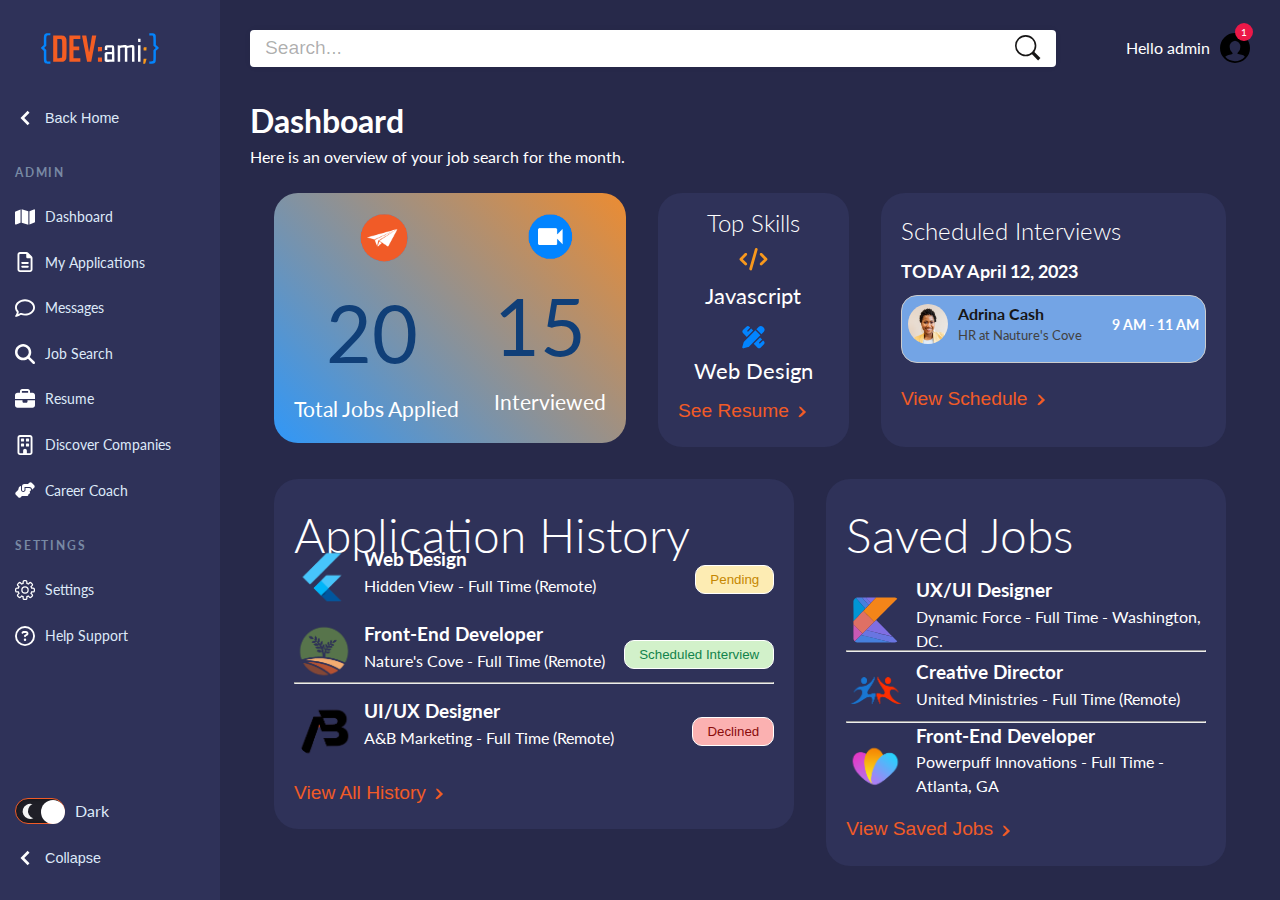
<file: index.html>
<!DOCTYPE html>
<html lang="en">
<head>
    <meta charset="UTF-8">
    <meta http-equiv="X-UA-Compatible" content="IE=edge">
    <meta name="viewport" content="width=device-width, initial-scale=1.0">
    <title>Job Board</title>
    <link rel="stylesheet" href="job-board.css">
</head>
<body>
    <!----  NAVIGATION  ---->
    <nav>
        
    </nav>
<!----  END NAVIGATION  ---->


<!----  LEFT MENU ICONS  ---->
    <svg style="display:none;">
        <!-- LOGO -->
        <symbol id="logo" viewBox="0 0 140 59"> 
          <g>
            <path d="M6.8 57c0 .4-.1.7-.2.9-.1.2-.3.4-.4.5-.1.1-.4.199-.5.3-.2 0-.3.1-.5.1-.1 0-.3 0-.5-.1-.2 0-.4-.101-.5-.3-.2 0-.4-.2-.5-.4-.1-.2-.2-.5-.2-.9V44.7h-2c-.3 0-.6-.101-.8-.2-.2-.1-.3-.2-.5-.4s-.2-.3-.2-.4v-.4c0-.1 0-.2.1-.399 0-.2.1-.301.2-.4.1-.1.3-.3.5-.4.1 0 .4-.1.7-.1h2.1v-3.5c0-1 .1-1.9.3-2.7C4.1 35 4.5 34.3 5 33.7c.5-.6 1.1-1.1 1.9-1.4.8-.3 1.7-.5 2.7-.5.9 0 1.5.101 1.8.4.3.3.5.6.5 1.1 0 .3-.1.601-.3.9-.2.3-.6.4-1.2.4h-.6c-.6 0-1.1.101-1.5.301-.4.199-.7.5-.9.8C7.2 36 7 36.5 7 37c-.1.5-.1 1-.1 1.6V42h2.7c.3 0 .6.1.8.2.2.1.3.2.5.399.1.101.2.301.2.401 0 .2.1.3.1.4 0 .1 0 .3-.1.399 0 .2-.1.3-.2.4-.1.1-.3.3-.5.399-.2.101-.5.2-.8.2H6.8V57z" />
            <path d="M30.4 50.2c0 1.3-.2 2.5-.7 3.5-.5 1.1-1.1 2-1.9 2.8-.8.8-1.8 1.4-2.8 1.8-1.1.4-2.3.601-3.5.601-1.3 0-2.4-.2-3.5-.601-1.1-.399-2-1-2.8-1.8-.8-.8-1.4-1.7-1.9-2.8-.5-1.101-.7-2.2-.7-3.5s.2-2.4.7-3.5c.5-1.101 1.1-2 1.9-2.7.8-.8 1.7-1.4 2.8-1.8 1.1-.4 2.3-.601 3.5-.601 1.3 0 2.4.2 3.5.601 1.1.399 2 1 2.8 1.8.8.8 1.4 1.7 1.9 2.7.5 1.1.7 2.3.7 3.5zm-3.4 0c0-.8-.1-1.5-.4-2.3-.2-.7-.6-1.4-1.1-1.9s-1-1-1.7-1.3c-.7-.3-1.5-.5-2.4-.5s-1.7.2-2.4.5-1.3.8-1.7 1.3c-.5.5-.8 1.2-1.1 1.9-.2.699-.4 1.5-.4 2.3s.1 1.5.4 2.3c.2.7.6 1.4 1.1 1.9.5.6 1 1 1.7 1.3s1.5.5 2.4.5 1.7-.2 2.4-.5 1.3-.8 1.7-1.3c.5-.601.8-1.2 1.1-1.9.3-.7.4-1.5.4-2.3z" />
            <path d="M38.1 44.8h.1c.4-.899 1-1.7 1.9-2.3s1.8-.9 2.9-.9c.5 0 1 .101 1.3.301.4.199.6.6.6 1.1 0 .6-.2 1-.6 1.2-.4.2-.8.3-1.4.3h-.2c-1.3 0-2.4.5-3.2 1.4-.8.899-1.3 2.3-1.3 4.1v7c0 .4-.1.7-.2.9-.1.199-.3.399-.4.5-.2.1-.4.199-.5.3-.2 0-.3.1-.5.1-.1 0-.3 0-.5-.1-.2 0-.4-.101-.5-.3-.1-.2-.3-.301-.4-.5C35 57.7 35 57.4 35 57V43.5c0-.4.1-.7.2-.9.1-.199.3-.399.4-.5.2-.1.3-.199.5-.199s.3-.101.5-.101c.1 0 .3 0 .4.101.2 0 .3.1.5.199.2.101.3.301.4.5.1.2.2.5.2.9v1.3z" />
            <path d="M49.2 51.3c0 .7.2 1.4.5 2 .3.601.7 1.2 1.2 1.601.5.5 1.1.8 1.7 1.1s1.3.4 2 .4c1 0 1.8-.2 2.5-.5.7-.4 1.2-.801 1.8-1.2.2-.2.4-.3.6-.4.2-.301.3-.301.5-.301.4 0 .7.1 1 .4.3.199.4.6.4 1 0 .1 0 .3-.1.5s-.2.4-.4.7c-1.6 1.7-3.7 2.5-6.3 2.5-1.3 0-2.4-.199-3.5-.6s-2-1-2.8-1.8c-.8-.8-1.4-1.7-1.8-2.7-.4-1.1-.7-2.3-.7-3.6 0-1.301.2-2.5.6-3.5.4-1.101 1-2 1.8-2.801.8-.8 1.7-1.399 2.7-1.8 1-.399 2.2-.6 3.4-.6 2.1 0 3.8.6 5.2 1.8s2.3 2.9 2.6 5.2c0 .3.1.5.1.6v.5c0 1.101-.6 1.7-1.7 1.7H49.2V51.3zm9.9-2.5c0-.7-.1-1.3-.3-1.8-.2-.6-.5-1.1-.9-1.5s-.9-.7-1.4-1c-.6-.2-1.2-.4-2-.4-.7 0-1.4.101-2 .4-.6.2-1.2.6-1.6 1-.5.4-.8.9-1.1 1.5-.3.6-.5 1.2-.5 1.8h9.8z" />
            <path d="M77.9 55.1c.399-.3.8-.5 1.199-.5.4 0 .7.101 1 .4.2.3.4.6.4.9 0 .199 0 .5-.1.699a1.856 1.856 0 01-.599.701c-.7.5-1.399.9-2.3 1.2s-1.8.4-2.7.4c-1.3 0-2.5-.2-3.5-.601-1.1-.399-2-1-2.8-1.8s-1.4-1.7-1.8-2.7c-.4-1.1-.7-2.3-.7-3.6s.2-2.5.7-3.601c.4-1.1 1.1-2 1.8-2.8.8-.8 1.7-1.399 2.8-1.8 1.101-.4 2.2-.6 3.5-.6.9 0 1.7.1 2.601.399C78.2 42 79 42.4 79.6 43l.7.7c.101.2.2.5.2.7 0 .399-.1.8-.4 1-.3.3-.6.399-1 .399-.199 0-.399 0-.5-.1-.2-.099-.4-.199-.7-.499-.301-.3-.7-.5-1.2-.7s-1-.3-1.7-.3c-.9 0-1.6.2-2.3.5s-1.2.8-1.7 1.3-.8 1.2-1.1 1.9c-.2.699-.4 1.5-.4 2.3s.1 1.5.3 2.2c.2.699.6 1.3 1 1.899.5.5 1 1 1.7 1.3.7.301 1.4.5 2.3.5.7 0 1.3-.1 1.8-.3.4-.099.9-.299 1.3-.699z" />
            <path d="M94.6 56.2h-.1c-.6.899-1.4 1.6-2.3 2.1-.9.5-2 .7-3.3.7-.7 0-1.301-.1-2-.3-.7-.2-1.4-.5-1.9-.9-.6-.399-1.1-.899-1.4-1.6-.4-.7-.6-1.5-.6-2.4 0-1.3.3-2.2 1-3 .7-.7 1.6-1.3 2.7-1.7 1.1-.399 2.3-.6 3.7-.699 1.399-.101 2.8-.2 4.199-.2v-.5c0-1.2-.399-2.101-1.1-2.7s-1.7-.9-3-.9c-.7 0-1.4.101-2 .301-.6.199-1.3.5-1.9 1-.3.199-.699.3-1 .3-.3 0-.6-.101-.899-.4-.2-.2-.4-.6-.4-.899 0-.2.101-.5.2-.7s.3-.4.6-.601c.7-.5 1.601-1 2.5-1.3 1-.3 2-.5 3.2-.5s2.2.2 3.101.5c.899.3 1.6.8 2.199 1.4.601.6 1 1.3 1.301 2.1.3.8.399 1.601.399 2.5V56.9c0 .3-.1.6-.2.899-.1.201-.2.401-.4.501-.2.101-.3.2-.5.2s-.3.1-.4.1c-.1 0-.3 0-.399-.1-.2 0-.301-.1-.5-.2-.201-.1-.301-.3-.401-.5s-.2-.5-.2-.899v-.7h-.2zm-.9-5.5c-.8 0-1.7 0-2.5.1-.9.101-1.7.2-2.4.4s-1.3.5-1.8.9-.7 1-.7 1.7c0 .5.101.9.3 1.2.2.3.5.6.801.8.3.2.699.4 1.1.4.4.1.8.1 1.2.1 1.5 0 2.7-.5 3.5-1.399.8-.9 1.2-2.101 1.2-3.5v-.9h-.7v.199z" />
            <path d="M111.4 45.4c-.5-.5-1-.801-1.5-1-.5-.2-1.101-.301-1.601-.301-.399 0-.7 0-1.1.101-.4.1-.7.2-1 .399-.3.2-.5.4-.7.7s-.3.601-.3 1c0 .7.3 1.2.899 1.601.601.3 1.601.6 2.801.899.8.2 1.5.4 2.199.7.7.3 1.301.6 1.801 1s.899.8 1.199 1.4c.301.5.4 1.199.4 1.899 0 1-.2 1.8-.6 2.5-.4.7-.9 1.2-1.5 1.7-.601.4-1.301.7-2.101.9-.8.199-1.6.3-2.399.3-1 0-2-.2-2.9-.5-1-.3-1.8-.8-2.5-1.4-.3-.3-.5-.5-.6-.7-.098-.198-.098-.398-.098-.598 0-.4.101-.8.4-1 .3-.3.6-.4 1-.4.399 0 .8.2 1.2.5.5.5 1.1.801 1.699 1.101.601.3 1.2.399 1.9.399.4 0 .8 0 1.2-.1.399-.1.7-.2 1-.4.3-.199.6-.399.8-.699.2-.301.3-.7.3-1.2 0-.8-.399-1.3-1.1-1.7s-1.8-.7-3.2-1c-.6-.1-1.1-.3-1.7-.5-.6-.2-1.1-.5-1.6-.8s-.8-.8-1.101-1.3c-.3-.5-.399-1.2-.399-2 0-.9.2-1.601.5-2.301.401-.6.801-1.2 1.401-1.6.601-.4 1.2-.7 2-.9.7-.199 1.5-.3 2.301-.3.899 0 1.699.101 2.6.4.8.3 1.6.7 2.2 1.2.3.3.5.5.6.699.101.2.101.4.101.601 0 .399-.101.7-.4 1s-.6.399-1 .399c-.402-.199-.802-.399-1.102-.699z" />
            <path d="M126 58.4c-.6.3-1.3.399-2.1.399-1.601 0-2.801-.399-3.601-1.3s-1.2-2.2-1.2-3.9v-9H117.2c-.3 0-.601 0-.8-.1-.2-.1-.4-.2-.5-.3-.101-.101-.2-.3-.2-.4 0-.2-.101-.3-.101-.399 0-.101 0-.2.101-.4 0-.2.1-.3.2-.4.1-.1.3-.3.5-.399.199-.101.5-.2.8-.2h1.899v-3.2c0-.399.101-.7.2-.899.101-.2.3-.4.4-.601.2-.1.399-.2.5-.3.2 0 .3-.1.5-.1.1 0 .3 0 .5.1.2 0 .3.1.5.3.2.101.3.3.399.601.101.199.2.6.2.899V42h3.2c.3 0 .6.1.8.2.2.1.3.2.5.399.102.101.202.301.202.401 0 .2.1.3.1.4 0 .1 0 .3-.1.399 0 .2-.1.3-.2.4-.1.1-.3.3-.5.3-.2.1-.5.1-.8.1h-3.2V53.2c0 1 .2 1.7.5 2.1.4.4.8.601 1.4.601.2 0 .5 0 .7-.101.199-.1.399-.1.6-.1.4 0 .7.1.9.399.199.301.3.601.3.9s-.101.5-.2.7c0 .401-.2.601-.5.701z" />
            <path d="M133.2 44.8h.1c.4-.899 1-1.7 1.9-2.3.899-.6 1.8-.9 2.899-.9.5 0 1 .101 1.301.301.4.199.6.599.6 1.099 0 .6-.2 1-.6 1.2-.4.2-.801.3-1.4.3h-.2c-1.3 0-2.399.5-3.2 1.4-.8.899-1.3 2.3-1.3 4.1v7c0 .4-.1.7-.2.9-.1.199-.3.399-.399.5-.101.1-.4.199-.5.3-.2 0-.3.1-.5.1-.101 0-.3 0-.5-.1-.2 0-.4-.101-.5-.3-.2-.101-.3-.301-.4-.5-.1-.2-.2-.5-.2-.9V43.5c0-.4.101-.7.2-.9.101-.199.3-.399.4-.5.2-.1.3-.199.5-.199s.3-.101.5-.101c.1 0 .3 0 .399.101.2 0 .301.1.5.199.2.101.301.301.4.5.1.2.2.5.2.9v1.3z" />
          </g>
          <g>
            <g>
              <path fill="#08A6DF" d="M70 32.9c-9.1 0-16.5-7.4-16.5-16.5 0-4.8 2.1-9.3 5.7-12.4.5-.4 1.2-.4 1.6.1.4.5.4 1.2-.1 1.6-3.1 2.7-4.9 6.6-4.9 10.7 0 7.8 6.4 14.2 14.2 14.2s14.2-6.4 14.2-14.2c0-7.8-6.4-14.1-14.2-14.1-1.9 0-3.7.4-5.4 1.1-.6.2-1.3 0-1.5-.6-.2-.6 0-1.3.6-1.5C65.7.4 67.8 0 70 0c9.1 0 16.5 7.4 16.5 16.5S79.1 32.9 70 32.9z" />
            </g>
            <g>
              <path fill="#7C2A8A" d="M70 28.4c-6.6 0-11.9-5.4-11.9-11.9 0-6.6 5.4-11.9 11.9-11.9 5 0 9.5 3.2 11.2 7.9.5 1.3.7 2.6.7 4 0 .6-.5 1.1-1.101 1.1-.6 0-1.1-.5-1.1-1.1 0-1.1-.2-2.2-.601-3.3-1.399-3.8-5-6.4-9.1-6.4-5.3 0-9.6 4.3-9.6 9.6s4.3 9.6 9.6 9.6c.6 0 1.1.5 1.1 1.1.002.8-.498 1.3-1.098 1.3z" />
            </g>
            <g>
              <path fill="#EC1848" d="M70 23.9c-4.1 0-7.4-3.3-7.4-7.4s3.3-7.4 7.4-7.4c.6 0 1.1.5 1.1 1.1 0 .6-.5 1.1-1.1 1.1-2.8 0-5.1 2.3-5.1 5.1s2.3 5.1 5.1 5.1 5.1-2.3 5.1-5.1c0-.6.5-1.1 1.101-1.1.6 0 1.1.5 1.1 1.1.099 4.2-3.201 7.5-7.301 7.5z" />
            </g>
          </g>
        </symbol>
        <symbol id="down" viewBox="0 0 16 16">
          <polygon points="3.81 4.38 8 8.57 12.19 4.38 13.71 5.91 8 11.62 2.29 5.91 3.81 4.38" />
        </symbol>
        <symbol id="dashboard" viewBox="0 0 16 16">
          <path d="M8,0a8,8,0,1,0,8,8A8,8,0,0,0,8,0ZM8,15a7,7,0,0,1-5.19-2.32,2.71,2.71,0,0,1,1.7-1,13.11,13.11,0,0,0,1.29-.28,2.32,2.32,0,0,0,.94-.34,1.17,1.17,0,0,0-.27-.7h0A3.61,3.61,0,0,1,5.15,7.49,3.18,3.18,0,0,1,8,4.07a3.18,3.18,0,0,1,2.86,3.42,3.6,3.6,0,0,1-1.32,2.88h0a1.13,1.13,0,0,0-.27.69,2.68,2.68,0,0,0,.93.31,10.81,10.81,0,0,0,1.28.23,2.63,2.63,0,0,1,1.78,1A7,7,0,0,1,8,15Z" />
        </symbol>
        <symbol id="applications" viewBox="0 0 16 16">
          <rect width="7" height="7" />
          <rect y="9" width="7" height="7" />
          <rect x="9" width="7" height="7" />
          <rect x="9" y="9" width="7" height="7" />
        </symbol>

        <symbol id="messages" viewBox="0 0 16 16">
          <path d="M0,16.13V2H15V13H5.24ZM1,3V14.37L5,12h9V3Z" />
          <rect x="3" y="5" width="9" height="1" />
          <rect x="3" y="7" width="7" height="1" />
          <rect x="3" y="9" width="5" height="1" />
        </symbol>
        <symbol id="job-search" viewBox="0 0 16 16">
          <rect x="4" width="12" height="12" transform="translate(20 12) rotate(-180)" />
          <polygon points="2 14 2 2 0 2 0 14 0 16 2 16 14 16 14 14 2 14" />
        </symbol>
       <symbol id="discover" viewBox="0 0 16 16">
          <path d="M3,0V7A2,2,0,0,0,5,9H6v5a2,2,0,0,0,4,0V9h1a2,2,0,0,0,2-2V0Zm9,7a1,1,0,0,1-1,1H9v6a1,1,0,0,1-2,0V8H5A1,1,0,0,1,4,7V6h8ZM4,5V1H6V4H7V1H9V4h1V1h2V5Z" />
        </symbol> 
        <symbol id="career-coach" viewBox="0 0 16 16">
          <polygon points="0.64 11.85 -0.02 11.1 2.55 8.85 4.57 10.4 9.25 5.25 12.97 8.84 15.37 6.79 16.02 7.54 12.94 10.2 9.29 6.68 4.69 11.76 2.59 10.14 0.64 11.85" />
        </symbol>
        <symbol id="settings" viewBox="0 0 16 16">
            <path fill="#fff" d="M8,11a3,3,0,1,1,3-3A3,3,0,0,1,8,11ZM8,6a2,2,0,1,0,2,2A2,2,0,0,0,8,6Z" />
            <path fill="#fff" d="M8.5,16h-1A1.5,1.5,0,0,1,6,14.5v-.85a5.91,5.91,0,0,1-.58-.24l-.6.6A1.54,1.54,0,0,1,2.7,14L2,13.3a1.5,1.5,0,0,1,0-2.12l.6-.6A5.91,5.91,0,0,1,2.35,10H1.5A1.5,1.5,0,0,1,0,8.5v-1A1.5,1.5,0,0,1,1.5,6h.85a5.91,5.91,0,0,1,.24-.58L2,4.82A1.5,1.5,0,0,1,2,2.7L2.7,2A1.54,1.54,0,0,1,4.82,2l.6.6A5.91,5.91,0,0,1,6,2.35V1.5A1.5,1.5,0,0,1,7.5,0h1A1.5,1.5,0,0,1,10,1.5v.85a5.91,5.91,0,0,1,.58.24l.6-.6A1.54,1.54,0,0,1,13.3,2L14,2.7a1.5,1.5,0,0,1,0,2.12l-.6.6a5.91,5.91,0,0,1,.24.58h.85A1.5,1.5,0,0,1,16,7.5v1A1.5,1.5,0,0,1,14.5,10h-.85a5.91,5.91,0,0,1-.24.58l.6.6a1.5,1.5,0,0,1,0,2.12L13.3,14a1.54,1.54,0,0,1-2.12,0l-.6-.6a5.91,5.91,0,0,1-.58.24v.85A1.5,1.5,0,0,1,8.5,16ZM5.23,12.18l.33.18a4.94,4.94,0,0,0,1.07.44l.36.1V14.5a.5.5,0,0,0,.5.5h1a.5.5,0,0,0,.5-.5V12.91l.36-.1a4.94,4.94,0,0,0,1.07-.44l.33-.18,1.12,1.12a.51.51,0,0,0,.71,0l.71-.71a.5.5,0,0,0,0-.71l-1.12-1.12.18-.33a4.94,4.94,0,0,0,.44-1.07l.1-.36H14.5a.5.5,0,0,0,.5-.5v-1a.5.5,0,0,0-.5-.5H12.91l-.1-.36a4.94,4.94,0,0,0-.44-1.07l-.18-.33L13.3,4.11a.5.5,0,0,0,0-.71L12.6,2.7a.51.51,0,0,0-.71,0L10.77,3.82l-.33-.18a4.94,4.94,0,0,0-1.07-.44L9,3.09V1.5A.5.5,0,0,0,8.5,1h-1a.5.5,0,0,0-.5.5V3.09l-.36.1a4.94,4.94,0,0,0-1.07.44l-.33.18L4.11,2.7a.51.51,0,0,0-.71,0L2.7,3.4a.5.5,0,0,0,0,.71L3.82,5.23l-.18.33a4.94,4.94,0,0,0-.44,1.07L3.09,7H1.5a.5.5,0,0,0-.5.5v1a.5.5,0,0,0,.5.5H3.09l.1.36a4.94,4.94,0,0,0,.44,1.07l.18.33L2.7,11.89a.5.5,0,0,0,0,.71l.71.71a.51.51,0,0,0,.71,0Z" />
        </symbol>
        <symbol id="help" viewBox="0 0 16 16">
          <path d="M8,11a3,3,0,1,1,3-3A3,3,0,0,1,8,11ZM8,6a2,2,0,1,0,2,2A2,2,0,0,0,8,6Z" />
          <path d="M8.5,16h-1A1.5,1.5,0,0,1,6,14.5v-.85a5.91,5.91,0,0,1-.58-.24l-.6.6A1.54,1.54,0,0,1,2.7,14L2,13.3a1.5,1.5,0,0,1,0-2.12l.6-.6A5.91,5.91,0,0,1,2.35,10H1.5A1.5,1.5,0,0,1,0,8.5v-1A1.5,1.5,0,0,1,1.5,6h.85a5.91,5.91,0,0,1,.24-.58L2,4.82A1.5,1.5,0,0,1,2,2.7L2.7,2A1.54,1.54,0,0,1,4.82,2l.6.6A5.91,5.91,0,0,1,6,2.35V1.5A1.5,1.5,0,0,1,7.5,0h1A1.5,1.5,0,0,1,10,1.5v.85a5.91,5.91,0,0,1,.58.24l.6-.6A1.54,1.54,0,0,1,13.3,2L14,2.7a1.5,1.5,0,0,1,0,2.12l-.6.6a5.91,5.91,0,0,1,.24.58h.85A1.5,1.5,0,0,1,16,7.5v1A1.5,1.5,0,0,1,14.5,10h-.85a5.91,5.91,0,0,1-.24.58l.6.6a1.5,1.5,0,0,1,0,2.12L13.3,14a1.54,1.54,0,0,1-2.12,0l-.6-.6a5.91,5.91,0,0,1-.58.24v.85A1.5,1.5,0,0,1,8.5,16ZM5.23,12.18l.33.18a4.94,4.94,0,0,0,1.07.44l.36.1V14.5a.5.5,0,0,0,.5.5h1a.5.5,0,0,0,.5-.5V12.91l.36-.1a4.94,4.94,0,0,0,1.07-.44l.33-.18,1.12,1.12a.51.51,0,0,0,.71,0l.71-.71a.5.5,0,0,0,0-.71l-1.12-1.12.18-.33a4.94,4.94,0,0,0,.44-1.07l.1-.36H14.5a.5.5,0,0,0,.5-.5v-1a.5.5,0,0,0-.5-.5H12.91l-.1-.36a4.94,4.94,0,0,0-.44-1.07l-.18-.33L13.3,4.11a.5.5,0,0,0,0-.71L12.6,2.7a.51.51,0,0,0-.71,0L10.77,3.82l-.33-.18a4.94,4.94,0,0,0-1.07-.44L9,3.09V1.5A.5.5,0,0,0,8.5,1h-1a.5.5,0,0,0-.5.5V3.09l-.36.1a4.94,4.94,0,0,0-1.07.44l-.33.18L4.11,2.7a.51.51,0,0,0-.71,0L2.7,3.4a.5.5,0,0,0,0,.71L3.82,5.23l-.18.33a4.94,4.94,0,0,0-.44,1.07L3.09,7H1.5a.5.5,0,0,0-.5.5v1a.5.5,0,0,0,.5.5H3.09l.1.36a4.94,4.94,0,0,0,.44,1.07l.18.33L2.7,11.89a.5.5,0,0,0,0,.71l.71.71a.51.51,0,0,0,.71,0Z" />
        </symbol>
        <symbol id="collapse" viewBox="0 0 16 16">
          <polygon points="11.62 3.81 7.43 8 11.62 12.19 10.09 13.71 4.38 8 10.09 2.29 11.62 3.81" />
        </symbol>
        <symbol id="search" viewBox="0 0 16 16">
          <path d="M6.57,1A5.57,5.57,0,1,1,1,6.57,5.57,5.57,0,0,1,6.57,1m0-1a6.57,6.57,0,1,0,6.57,6.57A6.57,6.57,0,0,0,6.57,0Z" />
          <rect x="11.84" y="9.87" width="2" height="5.93" transform="translate(-5.32 12.84) rotate(-45)" />
        </symbol>
      </svg> 
<!---- END LEFT MENU ICONS  ---->


<!----  LEFT MENU   ---->
      <header class="page-header">
        <nav>
            <!-- LOGO PLACEMENT -->
          <a href="#0" aria-label="forecastr logo" class="logo">
            <svg xmlns="http://www.w3.org/2000/svg" width="437" height="121" viewBox="0 0 437 121" version="1.1"><path d="M 377.406 57.386 C 377.113 58.148, 377.015 60.735, 377.187 63.136 L 377.500 67.500 382.500 67.500 L 387.500 67.500 387.800 61.750 L 388.100 56 383.019 56 C 379.611 56, 377.762 56.456, 377.406 57.386 M 377 100.853 C 377 102.423, 376.711 106.473, 376.358 109.853 L 375.715 116 379.240 116 L 382.764 116 385.382 107.604 C 386.822 102.986, 388 98.936, 388 98.604 C 388 98.272, 385.525 98, 382.500 98 C 377.118 98, 377 98.061, 377 100.853" stroke="none" fill="#f8981b" fill-rule="evenodd"/><path d="M 357.200 30.750 L 357.500 36.500 361.750 36.807 L 366 37.115 366 31.057 L 366 25 361.450 25 L 356.900 25 357.200 30.750 M 301 49.043 C 298.525 49.478, 293.462 49.582, 289.750 49.274 L 283 48.713 283 78.856 L 283 109 287.500 109 L 292 109 292 83.625 L 292 58.250 295.125 57.625 C 296.844 57.281, 300.669 57, 303.625 57 L 309 57 309 83 L 309 109 313.500 109 L 318 109 318 83.625 L 318 58.250 321.125 57.625 C 322.844 57.281, 326.669 57, 329.625 57 L 335 57 335 83 L 335 109 339.500 109 L 344 109 344 80.500 C 344 53.333, 343.906 51.906, 342 50 C 339.663 47.663, 336.029 47.527, 324.847 49.361 C 318.597 50.386, 316.867 50.376, 315.406 49.308 C 313.467 47.890, 308.109 47.791, 301 49.043 M 238.039 51.189 C 236.434 52.912, 236 54.719, 236 59.689 L 236 66 240.500 66 L 245 66 245 61.500 L 245 57 253.500 57 L 262 57 262 65 L 262 73 251.556 73 C 241.957 73, 240.884 73.195, 238.306 75.413 L 235.500 77.827 235.500 92.002 C 235.500 105.906, 235.548 106.215, 237.994 108.196 C 240.253 110.026, 241.241 110.138, 248.494 109.386 C 252.897 108.930, 259.783 108.684, 263.795 108.839 L 271.090 109.120 270.795 81.163 C 270.426 46.229, 271.926 49, 253.384 49 C 240.984 49, 239.939 49.149, 238.039 51.189 M 357 79 L 357 109 361.500 109 L 366 109 366 79 L 366 49 361.500 49 L 357 49 357 79 M 245 91 L 245 101 253.500 101 L 262 101 262 91 L 262 81 253.500 81 L 245 81 245 91" stroke="none" fill="#ffffff" fill-rule="evenodd"/><path d="M 19.763 6.565 C 14.695 9.315, 14 12.251, 14 30.891 L 14 47.881 9.069 52.039 C 6.358 54.325, 3.889 56.846, 3.584 57.640 C 3.240 58.538, 5.106 61.017, 8.515 64.190 L 14 69.294 14 88.197 C 14 109.067, 14.599 111.707, 19.967 114.483 C 21.829 115.446, 25.658 116, 30.450 116 L 38 116 38 112 L 38 108 32.057 108 C 23.127 108, 23 107.674, 23 84.662 L 23 65.770 19.305 62.385 C 17.272 60.523, 15.306 59, 14.936 59 C 14.566 59, 16.229 57.034, 18.632 54.632 L 23 50.263 23 33.287 C 23 13.335, 23.259 12.756, 32.254 12.579 L 37.500 12.475 37.810 8.738 L 38.121 5 30.310 5.040 C 25.367 5.065, 21.495 5.625, 19.763 6.565 M 398 9 L 398 13 403.845 13 C 412.860 13, 413 13.314, 413 33.500 L 413 50.343 417.259 54.423 L 421.517 58.504 417.259 62.579 L 413 66.654 413 85.770 C 413 104.391, 412.942 104.927, 410.777 106.443 C 409.448 107.375, 406.436 108, 403.277 108 L 398 108 398 112 L 398 116 405.550 116 C 410.342 116, 414.171 115.446, 416.033 114.483 C 421.405 111.705, 422 109.075, 422 88.107 L 422 69.115 427.500 64.367 C 430.525 61.755, 433 59.064, 433 58.387 C 433 57.709, 430.525 55.040, 427.500 52.456 L 422 47.757 422 30.343 C 422 15.851, 421.723 12.507, 420.352 10.414 C 417.729 6.411, 413.872 5, 405.550 5 L 398 5 398 9" stroke="none" fill="#0484fc" fill-rule="evenodd"/>
              <path d="M 48 61 L 48 109 65.532 109 C 78.077 109, 83.993 108.612, 86.329 107.636 C 90.491 105.897, 94.632 100.986, 95.956 96.219 C 97.330 91.272, 97.330 30.728, 95.956 25.781 C 94.632 21.014, 90.491 16.103, 86.329 14.364 C 83.993 13.388, 78.077 13, 65.532 13 L 48 13 48 61 M 107 61 L 107 109 127 109 L 147 109 147 102.500 L 147 96 134.500 96 L 122 96 122 81.500 L 122 67 132.500 67 L 143 67 143 60 L 143 53 132.500 53 L 122 53 122 39.500 L 122 26 134.500 26 L 147 26 147 19.500 L 147 13 127 13 L 107 13 107 61 M 153.346 14.750 C 153.610 15.713, 157.779 37.313, 162.609 62.750 L 171.393 109 178.997 109 L 186.602 109 190.421 88.750 C 192.522 77.612, 196.661 56.241, 199.620 41.257 C 202.579 26.273, 205 13.767, 205 13.465 C 205 13.163, 201.513 13.047, 197.252 13.208 L 189.503 13.500 184.470 44.500 C 181.701 61.550, 179.173 75.050, 178.851 74.500 C 178.530 73.950, 176.082 59.888, 173.413 43.250 L 168.559 13 160.712 13 C 153.723 13, 152.918 13.191, 153.346 14.750 M 63 61 L 63 96 69.066 96 C 74.960 96, 78.731 94.852, 80.235 92.600 C 80.639 91.995, 80.976 77.662, 80.985 60.750 C 81.003 24.244, 81.558 26, 70 26 L 63 26 63 61 M 211 63.044 L 211 71.088 218.250 70.794 L 225.500 70.500 225.792 62.750 L 226.084 55 218.542 55 L 211 55 211 63.044 M 211 100.956 L 211 109 218.542 109 L 226.084 109 225.792 101.250 L 225.500 93.500 218.250 93.206 L 211 92.912 211 100.956" stroke="none" fill="#f45d23" fill-rule="evenodd"/>
            </svg>
          </a>
          <button class="toggle-mob-menu" aria-expanded="false" aria-label="open menu">
            <svg width="20" height="20" aria-hidden="true">
              <use xlink:href="#down"></use>
            </svg>
          </button>

          <ul class="admin-menu">
            <li class="menu-heading">
                <button class="back-btn">
                    <svg>
                      <use xlink:href="#collapse"></use>
                    </svg>
                <span>Back Home</span>
                </button>
              </li>
            <li class="menu-heading">
              <h3>Admin</h3>
            </li>
            <li>
              <a href="#0">
                <svg xmlns="http://www.w3.org/2000/svg" viewBox="0 0 576 512"><!--! Font Awesome Pro 6.4.0 by @fontawesome - https://fontawesome.com License - https://fontawesome.com/license (Commercial License) Copyright 2023 Fonticons, Inc. -->
                    <path fill="#fff" d="M384 476.1L192 421.2V35.9L384 90.8V476.1zm32-1.2V88.4L543.1 37.5c15.8-6.3 32.9 5.3 32.9 22.3V394.6c0 9.8-6 18.6-15.1 22.3L416 474.8zM15.1 95.1L160 37.2V423.6L32.9 474.5C17.1 480.8 0 469.2 0 452.2V117.4c0-9.8 6-18.6 15.1-22.3z"/></svg>
                <span>Dashboard</span>
              </a>
            </li>
            <li>
              <a href="#0">
                <svg xmlns="http://www.w3.org/2000/svg" viewBox="0 0 384 512"><!--! Font Awesome Pro 6.4.0 by @fontawesome - https://fontawesome.com License - https://fontawesome.com/license (Commercial License) Copyright 2023 Fonticons, Inc. -->
                    <path fill="#fff" d="M64 464c-8.8 0-16-7.2-16-16V64c0-8.8 7.2-16 16-16H224v80c0 17.7 14.3 32 32 32h80V448c0 8.8-7.2 16-16 16H64zM64 0C28.7 0 0 28.7 0 64V448c0 35.3 28.7 64 64 64H320c35.3 0 64-28.7 64-64V154.5c0-17-6.7-33.3-18.7-45.3L274.7 18.7C262.7 6.7 246.5 0 229.5 0H64zm56 256c-13.3 0-24 10.7-24 24s10.7 24 24 24H264c13.3 0 24-10.7 24-24s-10.7-24-24-24H120zm0 96c-13.3 0-24 10.7-24 24s10.7 24 24 24H264c13.3 0 24-10.7 24-24s-10.7-24-24-24H120z"/></svg>
                <span>My Applications</span>
              </a>
            </li>
            <li>
              <a href="#0">
                <svg xmlns="http://www.w3.org/2000/svg" viewBox="0 0 512 512"><!--! Font Awesome Pro 6.4.0 by @fontawesome - https://fontawesome.com License - https://fontawesome.com/license (Commercial License) Copyright 2023 Fonticons, Inc. -->
                    <path fill="#fff" d="M123.6 391.3c12.9-9.4 29.6-11.8 44.6-6.4c26.5 9.6 56.2 15.1 87.8 15.1c124.7 0 208-80.5 208-160s-83.3-160-208-160S48 160.5 48 240c0 32 12.4 62.8 35.7 89.2c8.6 9.7 12.8 22.5 11.8 35.5c-1.4 18.1-5.7 34.7-11.3 49.4c17-7.9 31.1-16.7 39.4-22.7zM21.2 431.9c1.8-2.7 3.5-5.4 5.1-8.1c10-16.6 19.5-38.4 21.4-62.9C17.7 326.8 0 285.1 0 240C0 125.1 114.6 32 256 32s256 93.1 256 208s-114.6 208-256 208c-37.1 0-72.3-6.4-104.1-17.9c-11.9 8.7-31.3 20.6-54.3 30.6c-15.1 6.6-32.3 12.6-50.1 16.1c-.8 .2-1.6 .3-2.4 .5c-4.4 .8-8.7 1.5-13.2 1.9c-.2 0-.5 .1-.7 .1c-5.1 .5-10.2 .8-15.3 .8c-6.5 0-12.3-3.9-14.8-9.9c-2.5-6-1.1-12.8 3.4-17.4c4.1-4.2 7.8-8.7 11.3-13.5c1.7-2.3 3.3-4.6 4.8-6.9c.1-.2 .2-.3 .3-.5z"/></svg>
                <span>Messages</span>
              </a>
            </li>
            <li>
              <a href="#0">
                <svg xmlns="http://www.w3.org/2000/svg" viewBox="0 0 512 512"><!--! Font Awesome Pro 6.4.0 by @fontawesome - https://fontawesome.com License - https://fontawesome.com/license (Commercial License) Copyright 2023 Fonticons, Inc. -->
                    <path fill="#fff" d="M416 208c0 45.9-14.9 88.3-40 122.7L502.6 457.4c12.5 12.5 12.5 32.8 0 45.3s-32.8 12.5-45.3 0L330.7 376c-34.4 25.2-76.8 40-122.7 40C93.1 416 0 322.9 0 208S93.1 0 208 0S416 93.1 416 208zM208 352a144 144 0 1 0 0-288 144 144 0 1 0 0 288z"/></svg>
                <span>Job Search</span>
              </a>
            </li>
            <li>
              <a href="#0">
                <svg xmlns="http://www.w3.org/2000/svg" viewBox="0 0 512 512"><!--! Font Awesome Pro 6.4.0 by @fontawesome - https://fontawesome.com License - https://fontawesome.com/license (Commercial License) Copyright 2023 Fonticons, Inc. -->
                  <path fill="#fff" d="M184 48H328c4.4 0 8 3.6 8 8V96H176V56c0-4.4 3.6-8 8-8zm-56 8V96H64C28.7 96 0 124.7 0 160v96H192 320 512V160c0-35.3-28.7-64-64-64H384V56c0-30.9-25.1-56-56-56H184c-30.9 0-56 25.1-56 56zM512 288H320v32c0 17.7-14.3 32-32 32H224c-17.7 0-32-14.3-32-32V288H0V416c0 35.3 28.7 64 64 64H448c35.3 0 64-28.7 64-64V288z"/>
                </svg>
                <span>Resume</span>
              </a>
            </li>
            <li>
              <a href="#0">
                <svg xmlns="http://www.w3.org/2000/svg" viewBox="0 0 384 512"><!--! Font Awesome Pro 6.4.0 by @fontawesome - https://fontawesome.com License - https://fontawesome.com/license (Commercial License) Copyright 2023 Fonticons, Inc. -->
                    <path fill="#fff" d="M64 48c-8.8 0-16 7.2-16 16V448c0 8.8 7.2 16 16 16h80V400c0-26.5 21.5-48 48-48s48 21.5 48 48v64h80c8.8 0 16-7.2 16-16V64c0-8.8-7.2-16-16-16H64zM0 64C0 28.7 28.7 0 64 0H320c35.3 0 64 28.7 64 64V448c0 35.3-28.7 64-64 64H64c-35.3 0-64-28.7-64-64V64zm88 40c0-8.8 7.2-16 16-16h48c8.8 0 16 7.2 16 16v48c0 8.8-7.2 16-16 16H104c-8.8 0-16-7.2-16-16V104zM232 88h48c8.8 0 16 7.2 16 16v48c0 8.8-7.2 16-16 16H232c-8.8 0-16-7.2-16-16V104c0-8.8 7.2-16 16-16zM88 232c0-8.8 7.2-16 16-16h48c8.8 0 16 7.2 16 16v48c0 8.8-7.2 16-16 16H104c-8.8 0-16-7.2-16-16V232zm144-16h48c8.8 0 16 7.2 16 16v48c0 8.8-7.2 16-16 16H232c-8.8 0-16-7.2-16-16V232c0-8.8 7.2-16 16-16z"/></svg>
                <span>Discover Companies</span>
              </a>
            </li>
            <li>
              <a href="#0">
                <svg xmlns="http://www.w3.org/2000/svg" viewBox="0 0 640 512"><!--! Font Awesome Pro 6.4.0 by @fontawesome - https://fontawesome.com License - https://fontawesome.com/license (Commercial License) Copyright 2023 Fonticons, Inc. -->
                    <path fill="#fff" d="M544 248v3.3l69.7-69.7c21.9-21.9 21.9-57.3 0-79.2L535.6 24.4c-21.9-21.9-57.3-21.9-79.2 0L416.3 64.5c-2.7-.3-5.5-.5-8.3-.5H296c-37.1 0-67.6 28-71.6 64H224V248c0 22.1 17.9 40 40 40s40-17.9 40-40V176c0 0 0-.1 0-.1V160l16 0 136 0c0 0 0 0 .1 0H464c44.2 0 80 35.8 80 80v8zM336 192v56c0 39.8-32.2 72-72 72s-72-32.2-72-72V129.4c-35.9 6.2-65.8 32.3-76 68.2L99.5 255.2 26.3 328.4c-21.9 21.9-21.9 57.3 0 79.2l78.1 78.1c21.9 21.9 57.3 21.9 79.2 0l37.7-37.7c.9 0 1.8 .1 2.7 .1H384c26.5 0 48-21.5 48-48c0-5.6-1-11-2.7-16H432c26.5 0 48-21.5 48-48c0-12.8-5-24.4-13.2-33c25.7-5 45.1-27.6 45.2-54.8v-.4c-.1-30.8-25.1-55.8-56-55.8c0 0 0 0 0 0l-120 0z"/></svg>
                <span>Career Coach</span>
              </a>
            </li>
            <li class="menu-heading">
              <h3>Settings</h3>
            </li>
            <li>
              <a href="#0">
                <svg>
                  <use xlink:href="#settings"></use>
                </svg>
                <span>Settings</span>
              </a>
            </li>
            <li>
              <a href="#0">
                <svg xmlns="http://www.w3.org/2000/svg" viewBox="0 0 512 512"><!--! Font Awesome Pro 6.4.0 by @fontawesome - https://fontawesome.com License - https://fontawesome.com/license (Commercial License) Copyright 2023 Fonticons, Inc. -->
                    <path fill="#fff" d="M464 256A208 208 0 1 0 48 256a208 208 0 1 0 416 0zM0 256a256 256 0 1 1 512 0A256 256 0 1 1 0 256zm169.8-90.7c7.9-22.3 29.1-37.3 52.8-37.3h58.3c34.9 0 63.1 28.3 63.1 63.1c0 22.6-12.1 43.5-31.7 54.8L280 264.4c-.2 13-10.9 23.6-24 23.6c-13.3 0-24-10.7-24-24V250.5c0-8.6 4.6-16.5 12.1-20.8l44.3-25.4c4.7-2.7 7.6-7.7 7.6-13.1c0-8.4-6.8-15.1-15.1-15.1H222.6c-3.4 0-6.4 2.1-7.5 5.3l-.4 1.2c-4.4 12.5-18.2 19-30.6 14.6s-19-18.2-14.6-30.6l.4-1.2zM224 352a32 32 0 1 1 64 0 32 32 0 1 1 -64 0z"/></svg>
                <span>Help Support</span>  
              </a>
            </li>
           
            <li>
              <div class="switch">
                <input type="checkbox" id="mode" checked>
                <label for="mode">
                  <span></span>
                  <span>Dark</span>
                </label>
              </div>
              <button class="collapse-btn" aria-expanded="true" aria-label="collapse menu">
                <svg aria-hidden="true">
                  <use xlink:href="#collapse"></use>
                </svg>
                <span>Collapse</span>
              </button>
            </li>
          </ul>
        </nav>
      </header>
<!----  END LEFT MENU   ---->


<!----  MAIN CONTENT  ---->
      <section class="main-bkg">
            <section class="page-content">
                <section class="search-and-user">
                <form>
                    <input type="search" placeholder="Search...">
                    <button type="submit" aria-label="submit form">
                    <svg aria-hidden="true">
                        <use xlink:href="#search"></use>
                    </svg>
                    </button>
                </form>
                <div class="admin-profile">
                    <span class="greeting">Hello admin</span>
                    <div class="notifications">
                    <span class="badge">1</span>
                    <svg>
                        <use xlink:href="#dashboard"></use>
                    </svg>
                    </div>
                </div>
                </section>

                <!------- GRID SECTION ------>
                <section class="grid">
                    <h1 class="begin" style="font-size: 2rem">Dashboard</h1>
                    <p class="begin">Here is an overview of your job search for the month.</p>
                    <div class="wrapper">
                      <!------- CELL a *need to add hover to buttons------>
                        <div class="box a">
                          <div class="side-by">
                            <!-- Total Jobs Applied-->
                            <div class="jobs">
                              <button class="airplane">
                                <img src="images/icons/airplane.png" alt="airplane icon">
                                <!-- <svg xmlns="http://www.w3.org/2000/svg" width="132" height="80" viewBox="0 0 132 96" version="1.1"><path d="M 65.850 40.487 C 55.593 43.391, 46.593 45.983, 45.850 46.249 C 45.108 46.514, 46.750 47.409, 49.500 48.238 C 54.171 49.646, 54.753 49.617, 58.347 47.803 C 60.463 46.734, 62.380 46.046, 62.607 46.274 C 62.834 46.501, 61.260 47.481, 59.108 48.451 L 55.195 50.216 56.788 54.858 L 58.382 59.500 59.441 55.226 C 60.367 51.489, 61.191 50.563, 66 47.858 C 71.939 44.517, 71.804 45.194, 65.729 49.217 L 61.957 51.713 68.212 55.824 C 71.652 58.084, 74.755 59.611, 75.108 59.217 C 75.461 58.823, 78.543 53.213, 81.958 46.750 C 87.062 37.089, 87.840 35.018, 86.333 35.104 C 85.325 35.161, 76.108 37.583, 65.850 40.487 M 60.560 55.618 C 59.697 59.054, 60.043 59.240, 63.015 56.939 C 65.121 55.308, 65.271 54.863, 64 54.023 C 61.751 52.535, 61.278 52.754, 60.560 55.618" stroke="none" fill="#ffffff" fill-rule="evenodd"/>
                                  <path d="M 59.929 13.308 C 45.502 17.386, 35.441 29.639, 34.241 44.592 C 32.702 63.758, 46.964 80.406, 66.095 81.775 C 93.689 83.749, 112.263 56.258, 100.069 31.488 C 92.900 16.926, 75.311 8.959, 59.929 13.308 M 65.850 40.487 C 55.593 43.391, 46.593 45.983, 45.850 46.249 C 45.108 46.514, 46.750 47.409, 49.500 48.238 C 54.171 49.646, 54.753 49.617, 58.347 47.803 C 60.463 46.734, 62.380 46.046, 62.607 46.274 C 62.834 46.501, 61.260 47.481, 59.108 48.451 L 55.195 50.216 56.788 54.858 L 58.382 59.500 59.441 55.226 C 60.367 51.489, 61.191 50.563, 66 47.858 C 71.939 44.517, 71.804 45.194, 65.729 49.217 L 61.957 51.713 68.212 55.824 C 71.652 58.084, 74.755 59.611, 75.108 59.217 C 75.461 58.823, 78.543 53.213, 81.958 46.750 C 87.062 37.089, 87.840 35.018, 86.333 35.104 C 85.325 35.161, 76.108 37.583, 65.850 40.487 M 60.560 55.618 C 59.697 59.054, 60.043 59.240, 63.015 56.939 C 65.121 55.308, 65.271 54.863, 64 54.023 C 61.751 52.535, 61.278 52.754, 60.560 55.618" stroke="none" fill="#f25c26" fill-rule="evenodd"/>
                                </svg> -->
                              </button>
                              <p class="bignum1">20</p>
                          <p class="smallword">Total Jobs Applied</p>
                          </div>
                          <!-- Interviewed-->
                          <div class="interviewed">
                              <button class="camera">
                                <img src="images/icons/camera.png" alt="camera icon">
                              </button>
                              <p class="bignum2">15</p>
                              <p class="smallword">Interviewed</p>
                          </div>
                          </div>
                            <!------- CELL a ENDS------>

                        </div>

                         <!------- CELL ab BEGINS------>
                        <div class="box ab">
                            <p class="second-titles" style="text-align: center; margin-top: -0.5rem;">Top Skills</p>
                            <!-- Add A graph bar -->
                            <div class="skillz">
                              <svg class="skills1" xmlns="http://www.w3.org/2000/svg" viewBox="0 0 640 512"><!--! Font Awesome Pro 6.4.0 by @fontawesome - https://fontawesome.com License - https://fontawesome.com/license (Commercial License) Copyright 2023 Fonticons, Inc. -->
                                <path fill="#f8981d" d="M392.8 1.2c-17-4.9-34.7 5-39.6 22l-128 448c-4.9 17 5 34.7 22 39.6s34.7-5 39.6-22l128-448c4.9-17-5-34.7-22-39.6zm80.6 120.1c-12.5 12.5-12.5 32.8 0 45.3L562.7 256l-89.4 89.4c-12.5 12.5-12.5 32.8 0 45.3s32.8 12.5 45.3 0l112-112c12.5-12.5 12.5-32.8 0-45.3l-112-112c-12.5-12.5-32.8-12.5-45.3 0zm-306.7 0c-12.5-12.5-32.8-12.5-45.3 0l-112 112c-12.5 12.5-12.5 32.8 0 45.3l112 112c12.5 12.5 32.8 12.5 45.3 0s12.5-32.8 0-45.3L77.3 256l89.4-89.4c12.5-12.5 12.5-32.8 0-45.3z"/>
                              </svg>
                              <p class="skills-words">Javascript</p>
                              
                              <svg class="skills1" style="margin-top: 0.5rem; margin-bottom: 0.3rem" xmlns="http://www.w3.org/2000/svg" viewBox="0 0 512 512"><!--! Font Awesome Pro 6.4.0 by @fontawesome - https://fontawesome.com License - https://fontawesome.com/license (Commercial License) Copyright 2023 Fonticons, Inc. -->
                                <path fill="#0284ff" d="M469.3 19.3l23.4 23.4c25 25 25 65.5 0 90.5l-56.4 56.4L322.3 75.7l56.4-56.4c25-25 65.5-25 90.5 0zM44.9 353.2L299.7 98.3 413.7 212.3 158.8 467.1c-6.7 6.7-15.1 11.6-24.2 14.2l-104 29.7c-8.4 2.4-17.4 .1-23.6-6.1s-8.5-15.2-6.1-23.6l29.7-104c2.6-9.2 7.5-17.5 14.2-24.2zM249.4 103.4L103.4 249.4 16 161.9c-18.7-18.7-18.7-49.1 0-67.9L94.1 16c18.7-18.7 49.1-18.7 67.9 0l19.8 19.8c-.3 .3-.7 .6-1 .9l-64 64c-6.2 6.2-6.2 16.4 0 22.6s16.4 6.2 22.6 0l64-64c.3-.3 .6-.7 .9-1l45.1 45.1zM408.6 262.6l45.1 45.1c-.3 .3-.7 .6-1 .9l-64 64c-6.2 6.2-6.2 16.4 0 22.6s16.4 6.2 22.6 0l64-64c.3-.3 .6-.7 .9-1L496 350.1c18.7 18.7 18.7 49.1 0 67.9L417.9 496c-18.7 18.7-49.1 18.7-67.9 0l-87.4-87.4L408.6 262.6z"/>
                              </svg>
                              <p class="skills-words">Web Design</p>
                            </div>
                            <!-- Add the toggle icon-->
                              <button class="resume-button">
                                <p class="toggle-font">See Resume</p>
                                <svg class="toggle-arrow"  xmlns="http://www.w3.org/2000/svg"  viewBox="0 0 36 36" version="1.1">
                                  <path d="M 14.508 7.988 C 14.092 8.661, 14.977 10.411, 16.582 12.086 L 19.383 15.009 16.026 18.473 C 13.088 21.505, 12.889 22.020, 14.428 22.611 C 15.675 23.089, 17.325 22.146, 20.106 19.364 L 24.027 15.443 19.631 11.128 C 16.687 8.239, 14.994 7.201, 14.508 7.988" stroke="none" fill="#f15b27" fill-rule="evenodd"/>
                                </svg>
                            </button>
                        </div>
                         <!------- CELL ab ENDS------>


                          <!------- CELL b BEGINS------>
                        <div class="box b">
                          <div class="second-titles">
                            Scheduled Interviews
                          </div>
                            <div class="schedule-int-date">
                              <span class="month">TODAY</span>
                               April 12, 2023
                            </div>

                            <div class="schedule">
                              <div class="event">
                                <img class="avatarr" src="images/people/hr-woman.jpg" alt="woman portrait">
                                  <div class="event-details">
                                    <div class="event-name">Adrina Cash</div>
                                    <div class="event-job-title">
                                      HR at Nauture's Cove
                                    </div>
                                  </div>
                                  <div class="event-time">
                                      9 AM - 11 AM
                                    </div>
                              </div>
                            </div>
                            <!-- BUTTON -->
                            <button class="resume-button">
                              <p class="toggle-font">View Schedule</p>
                              <svg class="toggle-arrow"  xmlns="http://www.w3.org/2000/svg"  viewBox="0 0 36 36" version="1.1">
                                <path d="M 14.508 7.988 C 14.092 8.661, 14.977 10.411, 16.582 12.086 L 19.383 15.009 16.026 18.473 C 13.088 21.505, 12.889 22.020, 14.428 22.611 C 15.675 23.089, 17.325 22.146, 20.106 19.364 L 24.027 15.443 19.631 11.128 C 16.687 8.239, 14.994 7.201, 14.508 7.988" stroke="none" fill="#f15b27" fill-rule="evenodd"/>
                              </svg>
                            </button>
                        </div>
                        <!------- CELL b ENDS------>

                        <!------- CELL c BEGINS------>
                        <div class="box c">
                          <h1 class="second-titles">Application History</h1>
                          <div class="job-list">
                            <div class="job-item">
                              <img class="job-image" src="images/company-logos/hiddenview.png" alt="Hidden view logo">
                                  <div class="job-details">
                                    <h4 class="job-title">Web Design</h4>
                                    <p class="company-name">Hidden View - Full Time (Remote)</p>
                                  </div>
                                  <button class="job-status">Pending</button>
                            </div>
                            <div class="job-item">
                              <img class="job-image" src="images/company-logos/natures.png" alt="Nature's cove logo">
                                <div class="job-details">
                                  <h4 class="job-title">Front-End Developer</h4>
                                  <p class="company-name">Nature's Cove - Full Time (Remote)</p>
                                </div>
                                <button class="job-status2">Scheduled Interview</button>
                            </div>
                            <hr class="job-separator"> <!--Separator HERE! -->
                            <div class="job-item">
                              <img class="job-image" src="images/company-logos/aandb.png" alt="a&b design logo">
                                <div class="job-details">
                                  <h4 class="job-title">UI/UX Designer</h4>
                                  <p class="company-name">A&B Marketing - Full Time (Remote)</p>
                                </div>
                                <button class="job-status3">Declined</button>
                            </div>
                              <button class="resume-button1">
                              <p class="toggle-font1">View All History</p>
                                <svg class="toggle-arrow1"  xmlns="http://www.w3.org/2000/svg"  viewBox="0 0 36 36" version="1.1">
                                  <path d="M 14.508 7.988 C 14.092 8.661, 14.977 10.411, 16.582 12.086 L 19.383 15.009 16.026 18.473 C 13.088 21.505, 12.889 22.020, 14.428 22.611 C 15.675 23.089, 17.325 22.146, 20.106 19.364 L 24.027 15.443 19.631 11.128 C 16.687 8.239, 14.994 7.201, 14.508 7.988" stroke="none" fill="#f15b27" fill-rule="evenodd"/>
                                </svg>
                            </button>
                          </div>
                        </div>
                        <!------- CELL c ENDS------>


                        <!------- CELL d BEGINS------>
                        <div class="box d">
                          <h1 class="second-titles">Saved Jobs</h1>
                          
                            <div class="job-list1">
                              <div class="job-item">
                                <img class="job-image" src="images/company-logos/dynamic.svg" alt="Hidden view logo">
                                    <div class="job-details">
                                      <h4 class="job-title">UX/UI Designer</h4>
                                      <p class="company-name">Dynamic Force - Full Time - Washington, DC.</p>
                                    </div>
                              </div>
                              <hr class="job-separator"> <!--Separator HERE! -->
                              <div class="job-item">
                                <img class="job-image" src="images/company-logos/united.png" alt="Nature's cove logo">
                                  <div class="job-details">
                                    <h4 class="job-title">Creative Director</h4>
                                    <p class="company-name">United Ministries - Full Time (Remote)</p>
                                  </div>
                              </div>

                              <hr class="job-separator"> <!--Separator HERE! -->
                              <div class="job-item" style="margin-top: 0.3rem;">
                                <img class="job-image" src="images/company-logos/powerpuff.png" alt="a&b design logo">
                                  <div class="job-details">
                                    <h4 class="job-title">Front-End Developer</h4>
                                    <p class="company-name">Powerpuff Innovations - Full Time - Atlanta, GA</p>
                                  </div>
                              </div>
                              
                               <button class="resume-button1">
                              <p class="toggle-font1">View Saved Jobs</p>
                              <svg class="toggle-arrow1"  xmlns="http://www.w3.org/2000/svg"  viewBox="0 0 36 36" version="1.1">
                                <path d="M 14.508 7.988 C 14.092 8.661, 14.977 10.411, 16.582 12.086 L 19.383 15.009 16.026 18.473 C 13.088 21.505, 12.889 22.020, 14.428 22.611 C 15.675 23.089, 17.325 22.146, 20.106 19.364 L 24.027 15.443 19.631 11.128 C 16.687 8.239, 14.994 7.201, 14.508 7.988" stroke="none" fill="#f15b27" fill-rule="evenodd"/>
                              </svg>
                            </button>
                            </div> 
                            
                        </div>

                    </div>
                </section>
                <footer class="page-footer">
                
                </footer>
            </section>
       </section>
<!---- END MAIN CONTENT  ---->

<!----  JAVASCRIPT  ---->
      <script src="job-board.js"></script>
</body>
</html>
</file>
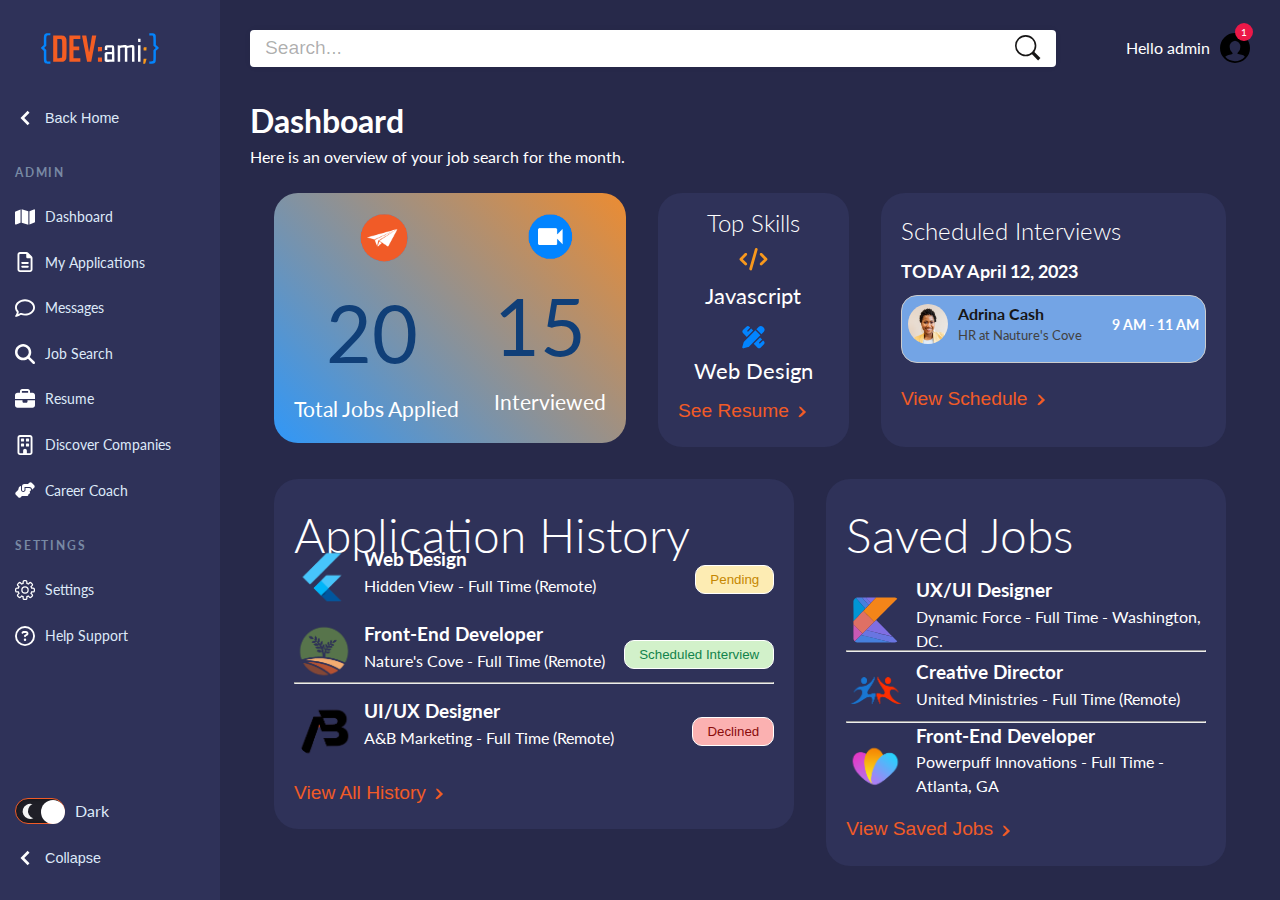
<file: job-board.html>
<!DOCTYPE html>
<html lang="en">
<head>
    <meta charset="UTF-8">
    <meta http-equiv="X-UA-Compatible" content="IE=edge">
    <meta name="viewport" content="width=device-width, initial-scale=1.0">
    <title>Job Board</title>
    <link rel="stylesheet" href="job-board.css">
</head>
<body>
    <!----  NAVIGATION  ---->
    <nav>
        
    </nav>
<!----  END NAVIGATION  ---->


<!----  LEFT MENU ICONS  ---->
    <svg style="display:none;">
        <!-- LOGO -->
        <symbol id="logo" viewBox="0 0 140 59"> 
          <g>
            <path d="M6.8 57c0 .4-.1.7-.2.9-.1.2-.3.4-.4.5-.1.1-.4.199-.5.3-.2 0-.3.1-.5.1-.1 0-.3 0-.5-.1-.2 0-.4-.101-.5-.3-.2 0-.4-.2-.5-.4-.1-.2-.2-.5-.2-.9V44.7h-2c-.3 0-.6-.101-.8-.2-.2-.1-.3-.2-.5-.4s-.2-.3-.2-.4v-.4c0-.1 0-.2.1-.399 0-.2.1-.301.2-.4.1-.1.3-.3.5-.4.1 0 .4-.1.7-.1h2.1v-3.5c0-1 .1-1.9.3-2.7C4.1 35 4.5 34.3 5 33.7c.5-.6 1.1-1.1 1.9-1.4.8-.3 1.7-.5 2.7-.5.9 0 1.5.101 1.8.4.3.3.5.6.5 1.1 0 .3-.1.601-.3.9-.2.3-.6.4-1.2.4h-.6c-.6 0-1.1.101-1.5.301-.4.199-.7.5-.9.8C7.2 36 7 36.5 7 37c-.1.5-.1 1-.1 1.6V42h2.7c.3 0 .6.1.8.2.2.1.3.2.5.399.1.101.2.301.2.401 0 .2.1.3.1.4 0 .1 0 .3-.1.399 0 .2-.1.3-.2.4-.1.1-.3.3-.5.399-.2.101-.5.2-.8.2H6.8V57z" />
            <path d="M30.4 50.2c0 1.3-.2 2.5-.7 3.5-.5 1.1-1.1 2-1.9 2.8-.8.8-1.8 1.4-2.8 1.8-1.1.4-2.3.601-3.5.601-1.3 0-2.4-.2-3.5-.601-1.1-.399-2-1-2.8-1.8-.8-.8-1.4-1.7-1.9-2.8-.5-1.101-.7-2.2-.7-3.5s.2-2.4.7-3.5c.5-1.101 1.1-2 1.9-2.7.8-.8 1.7-1.4 2.8-1.8 1.1-.4 2.3-.601 3.5-.601 1.3 0 2.4.2 3.5.601 1.1.399 2 1 2.8 1.8.8.8 1.4 1.7 1.9 2.7.5 1.1.7 2.3.7 3.5zm-3.4 0c0-.8-.1-1.5-.4-2.3-.2-.7-.6-1.4-1.1-1.9s-1-1-1.7-1.3c-.7-.3-1.5-.5-2.4-.5s-1.7.2-2.4.5-1.3.8-1.7 1.3c-.5.5-.8 1.2-1.1 1.9-.2.699-.4 1.5-.4 2.3s.1 1.5.4 2.3c.2.7.6 1.4 1.1 1.9.5.6 1 1 1.7 1.3s1.5.5 2.4.5 1.7-.2 2.4-.5 1.3-.8 1.7-1.3c.5-.601.8-1.2 1.1-1.9.3-.7.4-1.5.4-2.3z" />
            <path d="M38.1 44.8h.1c.4-.899 1-1.7 1.9-2.3s1.8-.9 2.9-.9c.5 0 1 .101 1.3.301.4.199.6.6.6 1.1 0 .6-.2 1-.6 1.2-.4.2-.8.3-1.4.3h-.2c-1.3 0-2.4.5-3.2 1.4-.8.899-1.3 2.3-1.3 4.1v7c0 .4-.1.7-.2.9-.1.199-.3.399-.4.5-.2.1-.4.199-.5.3-.2 0-.3.1-.5.1-.1 0-.3 0-.5-.1-.2 0-.4-.101-.5-.3-.1-.2-.3-.301-.4-.5C35 57.7 35 57.4 35 57V43.5c0-.4.1-.7.2-.9.1-.199.3-.399.4-.5.2-.1.3-.199.5-.199s.3-.101.5-.101c.1 0 .3 0 .4.101.2 0 .3.1.5.199.2.101.3.301.4.5.1.2.2.5.2.9v1.3z" />
            <path d="M49.2 51.3c0 .7.2 1.4.5 2 .3.601.7 1.2 1.2 1.601.5.5 1.1.8 1.7 1.1s1.3.4 2 .4c1 0 1.8-.2 2.5-.5.7-.4 1.2-.801 1.8-1.2.2-.2.4-.3.6-.4.2-.301.3-.301.5-.301.4 0 .7.1 1 .4.3.199.4.6.4 1 0 .1 0 .3-.1.5s-.2.4-.4.7c-1.6 1.7-3.7 2.5-6.3 2.5-1.3 0-2.4-.199-3.5-.6s-2-1-2.8-1.8c-.8-.8-1.4-1.7-1.8-2.7-.4-1.1-.7-2.3-.7-3.6 0-1.301.2-2.5.6-3.5.4-1.101 1-2 1.8-2.801.8-.8 1.7-1.399 2.7-1.8 1-.399 2.2-.6 3.4-.6 2.1 0 3.8.6 5.2 1.8s2.3 2.9 2.6 5.2c0 .3.1.5.1.6v.5c0 1.101-.6 1.7-1.7 1.7H49.2V51.3zm9.9-2.5c0-.7-.1-1.3-.3-1.8-.2-.6-.5-1.1-.9-1.5s-.9-.7-1.4-1c-.6-.2-1.2-.4-2-.4-.7 0-1.4.101-2 .4-.6.2-1.2.6-1.6 1-.5.4-.8.9-1.1 1.5-.3.6-.5 1.2-.5 1.8h9.8z" />
            <path d="M77.9 55.1c.399-.3.8-.5 1.199-.5.4 0 .7.101 1 .4.2.3.4.6.4.9 0 .199 0 .5-.1.699a1.856 1.856 0 01-.599.701c-.7.5-1.399.9-2.3 1.2s-1.8.4-2.7.4c-1.3 0-2.5-.2-3.5-.601-1.1-.399-2-1-2.8-1.8s-1.4-1.7-1.8-2.7c-.4-1.1-.7-2.3-.7-3.6s.2-2.5.7-3.601c.4-1.1 1.1-2 1.8-2.8.8-.8 1.7-1.399 2.8-1.8 1.101-.4 2.2-.6 3.5-.6.9 0 1.7.1 2.601.399C78.2 42 79 42.4 79.6 43l.7.7c.101.2.2.5.2.7 0 .399-.1.8-.4 1-.3.3-.6.399-1 .399-.199 0-.399 0-.5-.1-.2-.099-.4-.199-.7-.499-.301-.3-.7-.5-1.2-.7s-1-.3-1.7-.3c-.9 0-1.6.2-2.3.5s-1.2.8-1.7 1.3-.8 1.2-1.1 1.9c-.2.699-.4 1.5-.4 2.3s.1 1.5.3 2.2c.2.699.6 1.3 1 1.899.5.5 1 1 1.7 1.3.7.301 1.4.5 2.3.5.7 0 1.3-.1 1.8-.3.4-.099.9-.299 1.3-.699z" />
            <path d="M94.6 56.2h-.1c-.6.899-1.4 1.6-2.3 2.1-.9.5-2 .7-3.3.7-.7 0-1.301-.1-2-.3-.7-.2-1.4-.5-1.9-.9-.6-.399-1.1-.899-1.4-1.6-.4-.7-.6-1.5-.6-2.4 0-1.3.3-2.2 1-3 .7-.7 1.6-1.3 2.7-1.7 1.1-.399 2.3-.6 3.7-.699 1.399-.101 2.8-.2 4.199-.2v-.5c0-1.2-.399-2.101-1.1-2.7s-1.7-.9-3-.9c-.7 0-1.4.101-2 .301-.6.199-1.3.5-1.9 1-.3.199-.699.3-1 .3-.3 0-.6-.101-.899-.4-.2-.2-.4-.6-.4-.899 0-.2.101-.5.2-.7s.3-.4.6-.601c.7-.5 1.601-1 2.5-1.3 1-.3 2-.5 3.2-.5s2.2.2 3.101.5c.899.3 1.6.8 2.199 1.4.601.6 1 1.3 1.301 2.1.3.8.399 1.601.399 2.5V56.9c0 .3-.1.6-.2.899-.1.201-.2.401-.4.501-.2.101-.3.2-.5.2s-.3.1-.4.1c-.1 0-.3 0-.399-.1-.2 0-.301-.1-.5-.2-.201-.1-.301-.3-.401-.5s-.2-.5-.2-.899v-.7h-.2zm-.9-5.5c-.8 0-1.7 0-2.5.1-.9.101-1.7.2-2.4.4s-1.3.5-1.8.9-.7 1-.7 1.7c0 .5.101.9.3 1.2.2.3.5.6.801.8.3.2.699.4 1.1.4.4.1.8.1 1.2.1 1.5 0 2.7-.5 3.5-1.399.8-.9 1.2-2.101 1.2-3.5v-.9h-.7v.199z" />
            <path d="M111.4 45.4c-.5-.5-1-.801-1.5-1-.5-.2-1.101-.301-1.601-.301-.399 0-.7 0-1.1.101-.4.1-.7.2-1 .399-.3.2-.5.4-.7.7s-.3.601-.3 1c0 .7.3 1.2.899 1.601.601.3 1.601.6 2.801.899.8.2 1.5.4 2.199.7.7.3 1.301.6 1.801 1s.899.8 1.199 1.4c.301.5.4 1.199.4 1.899 0 1-.2 1.8-.6 2.5-.4.7-.9 1.2-1.5 1.7-.601.4-1.301.7-2.101.9-.8.199-1.6.3-2.399.3-1 0-2-.2-2.9-.5-1-.3-1.8-.8-2.5-1.4-.3-.3-.5-.5-.6-.7-.098-.198-.098-.398-.098-.598 0-.4.101-.8.4-1 .3-.3.6-.4 1-.4.399 0 .8.2 1.2.5.5.5 1.1.801 1.699 1.101.601.3 1.2.399 1.9.399.4 0 .8 0 1.2-.1.399-.1.7-.2 1-.4.3-.199.6-.399.8-.699.2-.301.3-.7.3-1.2 0-.8-.399-1.3-1.1-1.7s-1.8-.7-3.2-1c-.6-.1-1.1-.3-1.7-.5-.6-.2-1.1-.5-1.6-.8s-.8-.8-1.101-1.3c-.3-.5-.399-1.2-.399-2 0-.9.2-1.601.5-2.301.401-.6.801-1.2 1.401-1.6.601-.4 1.2-.7 2-.9.7-.199 1.5-.3 2.301-.3.899 0 1.699.101 2.6.4.8.3 1.6.7 2.2 1.2.3.3.5.5.6.699.101.2.101.4.101.601 0 .399-.101.7-.4 1s-.6.399-1 .399c-.402-.199-.802-.399-1.102-.699z" />
            <path d="M126 58.4c-.6.3-1.3.399-2.1.399-1.601 0-2.801-.399-3.601-1.3s-1.2-2.2-1.2-3.9v-9H117.2c-.3 0-.601 0-.8-.1-.2-.1-.4-.2-.5-.3-.101-.101-.2-.3-.2-.4 0-.2-.101-.3-.101-.399 0-.101 0-.2.101-.4 0-.2.1-.3.2-.4.1-.1.3-.3.5-.399.199-.101.5-.2.8-.2h1.899v-3.2c0-.399.101-.7.2-.899.101-.2.3-.4.4-.601.2-.1.399-.2.5-.3.2 0 .3-.1.5-.1.1 0 .3 0 .5.1.2 0 .3.1.5.3.2.101.3.3.399.601.101.199.2.6.2.899V42h3.2c.3 0 .6.1.8.2.2.1.3.2.5.399.102.101.202.301.202.401 0 .2.1.3.1.4 0 .1 0 .3-.1.399 0 .2-.1.3-.2.4-.1.1-.3.3-.5.3-.2.1-.5.1-.8.1h-3.2V53.2c0 1 .2 1.7.5 2.1.4.4.8.601 1.4.601.2 0 .5 0 .7-.101.199-.1.399-.1.6-.1.4 0 .7.1.9.399.199.301.3.601.3.9s-.101.5-.2.7c0 .401-.2.601-.5.701z" />
            <path d="M133.2 44.8h.1c.4-.899 1-1.7 1.9-2.3.899-.6 1.8-.9 2.899-.9.5 0 1 .101 1.301.301.4.199.6.599.6 1.099 0 .6-.2 1-.6 1.2-.4.2-.801.3-1.4.3h-.2c-1.3 0-2.399.5-3.2 1.4-.8.899-1.3 2.3-1.3 4.1v7c0 .4-.1.7-.2.9-.1.199-.3.399-.399.5-.101.1-.4.199-.5.3-.2 0-.3.1-.5.1-.101 0-.3 0-.5-.1-.2 0-.4-.101-.5-.3-.2-.101-.3-.301-.4-.5-.1-.2-.2-.5-.2-.9V43.5c0-.4.101-.7.2-.9.101-.199.3-.399.4-.5.2-.1.3-.199.5-.199s.3-.101.5-.101c.1 0 .3 0 .399.101.2 0 .301.1.5.199.2.101.301.301.4.5.1.2.2.5.2.9v1.3z" />
          </g>
          <g>
            <g>
              <path fill="#08A6DF" d="M70 32.9c-9.1 0-16.5-7.4-16.5-16.5 0-4.8 2.1-9.3 5.7-12.4.5-.4 1.2-.4 1.6.1.4.5.4 1.2-.1 1.6-3.1 2.7-4.9 6.6-4.9 10.7 0 7.8 6.4 14.2 14.2 14.2s14.2-6.4 14.2-14.2c0-7.8-6.4-14.1-14.2-14.1-1.9 0-3.7.4-5.4 1.1-.6.2-1.3 0-1.5-.6-.2-.6 0-1.3.6-1.5C65.7.4 67.8 0 70 0c9.1 0 16.5 7.4 16.5 16.5S79.1 32.9 70 32.9z" />
            </g>
            <g>
              <path fill="#7C2A8A" d="M70 28.4c-6.6 0-11.9-5.4-11.9-11.9 0-6.6 5.4-11.9 11.9-11.9 5 0 9.5 3.2 11.2 7.9.5 1.3.7 2.6.7 4 0 .6-.5 1.1-1.101 1.1-.6 0-1.1-.5-1.1-1.1 0-1.1-.2-2.2-.601-3.3-1.399-3.8-5-6.4-9.1-6.4-5.3 0-9.6 4.3-9.6 9.6s4.3 9.6 9.6 9.6c.6 0 1.1.5 1.1 1.1.002.8-.498 1.3-1.098 1.3z" />
            </g>
            <g>
              <path fill="#EC1848" d="M70 23.9c-4.1 0-7.4-3.3-7.4-7.4s3.3-7.4 7.4-7.4c.6 0 1.1.5 1.1 1.1 0 .6-.5 1.1-1.1 1.1-2.8 0-5.1 2.3-5.1 5.1s2.3 5.1 5.1 5.1 5.1-2.3 5.1-5.1c0-.6.5-1.1 1.101-1.1.6 0 1.1.5 1.1 1.1.099 4.2-3.201 7.5-7.301 7.5z" />
            </g>
          </g>
        </symbol>
        <symbol id="down" viewBox="0 0 16 16">
          <polygon points="3.81 4.38 8 8.57 12.19 4.38 13.71 5.91 8 11.62 2.29 5.91 3.81 4.38" />
        </symbol>
        <symbol id="dashboard" viewBox="0 0 16 16">
          <path d="M8,0a8,8,0,1,0,8,8A8,8,0,0,0,8,0ZM8,15a7,7,0,0,1-5.19-2.32,2.71,2.71,0,0,1,1.7-1,13.11,13.11,0,0,0,1.29-.28,2.32,2.32,0,0,0,.94-.34,1.17,1.17,0,0,0-.27-.7h0A3.61,3.61,0,0,1,5.15,7.49,3.18,3.18,0,0,1,8,4.07a3.18,3.18,0,0,1,2.86,3.42,3.6,3.6,0,0,1-1.32,2.88h0a1.13,1.13,0,0,0-.27.69,2.68,2.68,0,0,0,.93.31,10.81,10.81,0,0,0,1.28.23,2.63,2.63,0,0,1,1.78,1A7,7,0,0,1,8,15Z" />
        </symbol>
        <symbol id="applications" viewBox="0 0 16 16">
          <rect width="7" height="7" />
          <rect y="9" width="7" height="7" />
          <rect x="9" width="7" height="7" />
          <rect x="9" y="9" width="7" height="7" />
        </symbol>

        <symbol id="messages" viewBox="0 0 16 16">
          <path d="M0,16.13V2H15V13H5.24ZM1,3V14.37L5,12h9V3Z" />
          <rect x="3" y="5" width="9" height="1" />
          <rect x="3" y="7" width="7" height="1" />
          <rect x="3" y="9" width="5" height="1" />
        </symbol>
        <symbol id="job-search" viewBox="0 0 16 16">
          <rect x="4" width="12" height="12" transform="translate(20 12) rotate(-180)" />
          <polygon points="2 14 2 2 0 2 0 14 0 16 2 16 14 16 14 14 2 14" />
        </symbol>
       <symbol id="discover" viewBox="0 0 16 16">
          <path d="M3,0V7A2,2,0,0,0,5,9H6v5a2,2,0,0,0,4,0V9h1a2,2,0,0,0,2-2V0Zm9,7a1,1,0,0,1-1,1H9v6a1,1,0,0,1-2,0V8H5A1,1,0,0,1,4,7V6h8ZM4,5V1H6V4H7V1H9V4h1V1h2V5Z" />
        </symbol> 
        <symbol id="career-coach" viewBox="0 0 16 16">
          <polygon points="0.64 11.85 -0.02 11.1 2.55 8.85 4.57 10.4 9.25 5.25 12.97 8.84 15.37 6.79 16.02 7.54 12.94 10.2 9.29 6.68 4.69 11.76 2.59 10.14 0.64 11.85" />
        </symbol>
        <symbol id="settings" viewBox="0 0 16 16">
            <path fill="#fff" d="M8,11a3,3,0,1,1,3-3A3,3,0,0,1,8,11ZM8,6a2,2,0,1,0,2,2A2,2,0,0,0,8,6Z" />
            <path fill="#fff" d="M8.5,16h-1A1.5,1.5,0,0,1,6,14.5v-.85a5.91,5.91,0,0,1-.58-.24l-.6.6A1.54,1.54,0,0,1,2.7,14L2,13.3a1.5,1.5,0,0,1,0-2.12l.6-.6A5.91,5.91,0,0,1,2.35,10H1.5A1.5,1.5,0,0,1,0,8.5v-1A1.5,1.5,0,0,1,1.5,6h.85a5.91,5.91,0,0,1,.24-.58L2,4.82A1.5,1.5,0,0,1,2,2.7L2.7,2A1.54,1.54,0,0,1,4.82,2l.6.6A5.91,5.91,0,0,1,6,2.35V1.5A1.5,1.5,0,0,1,7.5,0h1A1.5,1.5,0,0,1,10,1.5v.85a5.91,5.91,0,0,1,.58.24l.6-.6A1.54,1.54,0,0,1,13.3,2L14,2.7a1.5,1.5,0,0,1,0,2.12l-.6.6a5.91,5.91,0,0,1,.24.58h.85A1.5,1.5,0,0,1,16,7.5v1A1.5,1.5,0,0,1,14.5,10h-.85a5.91,5.91,0,0,1-.24.58l.6.6a1.5,1.5,0,0,1,0,2.12L13.3,14a1.54,1.54,0,0,1-2.12,0l-.6-.6a5.91,5.91,0,0,1-.58.24v.85A1.5,1.5,0,0,1,8.5,16ZM5.23,12.18l.33.18a4.94,4.94,0,0,0,1.07.44l.36.1V14.5a.5.5,0,0,0,.5.5h1a.5.5,0,0,0,.5-.5V12.91l.36-.1a4.94,4.94,0,0,0,1.07-.44l.33-.18,1.12,1.12a.51.51,0,0,0,.71,0l.71-.71a.5.5,0,0,0,0-.71l-1.12-1.12.18-.33a4.94,4.94,0,0,0,.44-1.07l.1-.36H14.5a.5.5,0,0,0,.5-.5v-1a.5.5,0,0,0-.5-.5H12.91l-.1-.36a4.94,4.94,0,0,0-.44-1.07l-.18-.33L13.3,4.11a.5.5,0,0,0,0-.71L12.6,2.7a.51.51,0,0,0-.71,0L10.77,3.82l-.33-.18a4.94,4.94,0,0,0-1.07-.44L9,3.09V1.5A.5.5,0,0,0,8.5,1h-1a.5.5,0,0,0-.5.5V3.09l-.36.1a4.94,4.94,0,0,0-1.07.44l-.33.18L4.11,2.7a.51.51,0,0,0-.71,0L2.7,3.4a.5.5,0,0,0,0,.71L3.82,5.23l-.18.33a4.94,4.94,0,0,0-.44,1.07L3.09,7H1.5a.5.5,0,0,0-.5.5v1a.5.5,0,0,0,.5.5H3.09l.1.36a4.94,4.94,0,0,0,.44,1.07l.18.33L2.7,11.89a.5.5,0,0,0,0,.71l.71.71a.51.51,0,0,0,.71,0Z" />
        </symbol>
        <symbol id="help" viewBox="0 0 16 16">
          <path d="M8,11a3,3,0,1,1,3-3A3,3,0,0,1,8,11ZM8,6a2,2,0,1,0,2,2A2,2,0,0,0,8,6Z" />
          <path d="M8.5,16h-1A1.5,1.5,0,0,1,6,14.5v-.85a5.91,5.91,0,0,1-.58-.24l-.6.6A1.54,1.54,0,0,1,2.7,14L2,13.3a1.5,1.5,0,0,1,0-2.12l.6-.6A5.91,5.91,0,0,1,2.35,10H1.5A1.5,1.5,0,0,1,0,8.5v-1A1.5,1.5,0,0,1,1.5,6h.85a5.91,5.91,0,0,1,.24-.58L2,4.82A1.5,1.5,0,0,1,2,2.7L2.7,2A1.54,1.54,0,0,1,4.82,2l.6.6A5.91,5.91,0,0,1,6,2.35V1.5A1.5,1.5,0,0,1,7.5,0h1A1.5,1.5,0,0,1,10,1.5v.85a5.91,5.91,0,0,1,.58.24l.6-.6A1.54,1.54,0,0,1,13.3,2L14,2.7a1.5,1.5,0,0,1,0,2.12l-.6.6a5.91,5.91,0,0,1,.24.58h.85A1.5,1.5,0,0,1,16,7.5v1A1.5,1.5,0,0,1,14.5,10h-.85a5.91,5.91,0,0,1-.24.58l.6.6a1.5,1.5,0,0,1,0,2.12L13.3,14a1.54,1.54,0,0,1-2.12,0l-.6-.6a5.91,5.91,0,0,1-.58.24v.85A1.5,1.5,0,0,1,8.5,16ZM5.23,12.18l.33.18a4.94,4.94,0,0,0,1.07.44l.36.1V14.5a.5.5,0,0,0,.5.5h1a.5.5,0,0,0,.5-.5V12.91l.36-.1a4.94,4.94,0,0,0,1.07-.44l.33-.18,1.12,1.12a.51.51,0,0,0,.71,0l.71-.71a.5.5,0,0,0,0-.71l-1.12-1.12.18-.33a4.94,4.94,0,0,0,.44-1.07l.1-.36H14.5a.5.5,0,0,0,.5-.5v-1a.5.5,0,0,0-.5-.5H12.91l-.1-.36a4.94,4.94,0,0,0-.44-1.07l-.18-.33L13.3,4.11a.5.5,0,0,0,0-.71L12.6,2.7a.51.51,0,0,0-.71,0L10.77,3.82l-.33-.18a4.94,4.94,0,0,0-1.07-.44L9,3.09V1.5A.5.5,0,0,0,8.5,1h-1a.5.5,0,0,0-.5.5V3.09l-.36.1a4.94,4.94,0,0,0-1.07.44l-.33.18L4.11,2.7a.51.51,0,0,0-.71,0L2.7,3.4a.5.5,0,0,0,0,.71L3.82,5.23l-.18.33a4.94,4.94,0,0,0-.44,1.07L3.09,7H1.5a.5.5,0,0,0-.5.5v1a.5.5,0,0,0,.5.5H3.09l.1.36a4.94,4.94,0,0,0,.44,1.07l.18.33L2.7,11.89a.5.5,0,0,0,0,.71l.71.71a.51.51,0,0,0,.71,0Z" />
        </symbol>
        <symbol id="collapse" viewBox="0 0 16 16">
          <polygon points="11.62 3.81 7.43 8 11.62 12.19 10.09 13.71 4.38 8 10.09 2.29 11.62 3.81" />
        </symbol>
        <symbol id="search" viewBox="0 0 16 16">
          <path d="M6.57,1A5.57,5.57,0,1,1,1,6.57,5.57,5.57,0,0,1,6.57,1m0-1a6.57,6.57,0,1,0,6.57,6.57A6.57,6.57,0,0,0,6.57,0Z" />
          <rect x="11.84" y="9.87" width="2" height="5.93" transform="translate(-5.32 12.84) rotate(-45)" />
        </symbol>
      </svg> 
<!---- END LEFT MENU ICONS  ---->


<!----  LEFT MENU   ---->
      <header class="page-header">
        <nav>
            <!-- LOGO PLACEMENT -->
          <a href="#0" aria-label="forecastr logo" class="logo">
            <svg xmlns="http://www.w3.org/2000/svg" width="437" height="121" viewBox="0 0 437 121" version="1.1"><path d="M 377.406 57.386 C 377.113 58.148, 377.015 60.735, 377.187 63.136 L 377.500 67.500 382.500 67.500 L 387.500 67.500 387.800 61.750 L 388.100 56 383.019 56 C 379.611 56, 377.762 56.456, 377.406 57.386 M 377 100.853 C 377 102.423, 376.711 106.473, 376.358 109.853 L 375.715 116 379.240 116 L 382.764 116 385.382 107.604 C 386.822 102.986, 388 98.936, 388 98.604 C 388 98.272, 385.525 98, 382.500 98 C 377.118 98, 377 98.061, 377 100.853" stroke="none" fill="#f8981b" fill-rule="evenodd"/><path d="M 357.200 30.750 L 357.500 36.500 361.750 36.807 L 366 37.115 366 31.057 L 366 25 361.450 25 L 356.900 25 357.200 30.750 M 301 49.043 C 298.525 49.478, 293.462 49.582, 289.750 49.274 L 283 48.713 283 78.856 L 283 109 287.500 109 L 292 109 292 83.625 L 292 58.250 295.125 57.625 C 296.844 57.281, 300.669 57, 303.625 57 L 309 57 309 83 L 309 109 313.500 109 L 318 109 318 83.625 L 318 58.250 321.125 57.625 C 322.844 57.281, 326.669 57, 329.625 57 L 335 57 335 83 L 335 109 339.500 109 L 344 109 344 80.500 C 344 53.333, 343.906 51.906, 342 50 C 339.663 47.663, 336.029 47.527, 324.847 49.361 C 318.597 50.386, 316.867 50.376, 315.406 49.308 C 313.467 47.890, 308.109 47.791, 301 49.043 M 238.039 51.189 C 236.434 52.912, 236 54.719, 236 59.689 L 236 66 240.500 66 L 245 66 245 61.500 L 245 57 253.500 57 L 262 57 262 65 L 262 73 251.556 73 C 241.957 73, 240.884 73.195, 238.306 75.413 L 235.500 77.827 235.500 92.002 C 235.500 105.906, 235.548 106.215, 237.994 108.196 C 240.253 110.026, 241.241 110.138, 248.494 109.386 C 252.897 108.930, 259.783 108.684, 263.795 108.839 L 271.090 109.120 270.795 81.163 C 270.426 46.229, 271.926 49, 253.384 49 C 240.984 49, 239.939 49.149, 238.039 51.189 M 357 79 L 357 109 361.500 109 L 366 109 366 79 L 366 49 361.500 49 L 357 49 357 79 M 245 91 L 245 101 253.500 101 L 262 101 262 91 L 262 81 253.500 81 L 245 81 245 91" stroke="none" fill="#ffffff" fill-rule="evenodd"/><path d="M 19.763 6.565 C 14.695 9.315, 14 12.251, 14 30.891 L 14 47.881 9.069 52.039 C 6.358 54.325, 3.889 56.846, 3.584 57.640 C 3.240 58.538, 5.106 61.017, 8.515 64.190 L 14 69.294 14 88.197 C 14 109.067, 14.599 111.707, 19.967 114.483 C 21.829 115.446, 25.658 116, 30.450 116 L 38 116 38 112 L 38 108 32.057 108 C 23.127 108, 23 107.674, 23 84.662 L 23 65.770 19.305 62.385 C 17.272 60.523, 15.306 59, 14.936 59 C 14.566 59, 16.229 57.034, 18.632 54.632 L 23 50.263 23 33.287 C 23 13.335, 23.259 12.756, 32.254 12.579 L 37.500 12.475 37.810 8.738 L 38.121 5 30.310 5.040 C 25.367 5.065, 21.495 5.625, 19.763 6.565 M 398 9 L 398 13 403.845 13 C 412.860 13, 413 13.314, 413 33.500 L 413 50.343 417.259 54.423 L 421.517 58.504 417.259 62.579 L 413 66.654 413 85.770 C 413 104.391, 412.942 104.927, 410.777 106.443 C 409.448 107.375, 406.436 108, 403.277 108 L 398 108 398 112 L 398 116 405.550 116 C 410.342 116, 414.171 115.446, 416.033 114.483 C 421.405 111.705, 422 109.075, 422 88.107 L 422 69.115 427.500 64.367 C 430.525 61.755, 433 59.064, 433 58.387 C 433 57.709, 430.525 55.040, 427.500 52.456 L 422 47.757 422 30.343 C 422 15.851, 421.723 12.507, 420.352 10.414 C 417.729 6.411, 413.872 5, 405.550 5 L 398 5 398 9" stroke="none" fill="#0484fc" fill-rule="evenodd"/>
              <path d="M 48 61 L 48 109 65.532 109 C 78.077 109, 83.993 108.612, 86.329 107.636 C 90.491 105.897, 94.632 100.986, 95.956 96.219 C 97.330 91.272, 97.330 30.728, 95.956 25.781 C 94.632 21.014, 90.491 16.103, 86.329 14.364 C 83.993 13.388, 78.077 13, 65.532 13 L 48 13 48 61 M 107 61 L 107 109 127 109 L 147 109 147 102.500 L 147 96 134.500 96 L 122 96 122 81.500 L 122 67 132.500 67 L 143 67 143 60 L 143 53 132.500 53 L 122 53 122 39.500 L 122 26 134.500 26 L 147 26 147 19.500 L 147 13 127 13 L 107 13 107 61 M 153.346 14.750 C 153.610 15.713, 157.779 37.313, 162.609 62.750 L 171.393 109 178.997 109 L 186.602 109 190.421 88.750 C 192.522 77.612, 196.661 56.241, 199.620 41.257 C 202.579 26.273, 205 13.767, 205 13.465 C 205 13.163, 201.513 13.047, 197.252 13.208 L 189.503 13.500 184.470 44.500 C 181.701 61.550, 179.173 75.050, 178.851 74.500 C 178.530 73.950, 176.082 59.888, 173.413 43.250 L 168.559 13 160.712 13 C 153.723 13, 152.918 13.191, 153.346 14.750 M 63 61 L 63 96 69.066 96 C 74.960 96, 78.731 94.852, 80.235 92.600 C 80.639 91.995, 80.976 77.662, 80.985 60.750 C 81.003 24.244, 81.558 26, 70 26 L 63 26 63 61 M 211 63.044 L 211 71.088 218.250 70.794 L 225.500 70.500 225.792 62.750 L 226.084 55 218.542 55 L 211 55 211 63.044 M 211 100.956 L 211 109 218.542 109 L 226.084 109 225.792 101.250 L 225.500 93.500 218.250 93.206 L 211 92.912 211 100.956" stroke="none" fill="#f45d23" fill-rule="evenodd"/>
            </svg>
          </a>
          <button class="toggle-mob-menu" aria-expanded="false" aria-label="open menu">
            <svg width="20" height="20" aria-hidden="true">
              <use xlink:href="#down"></use>
            </svg>
          </button>

          <ul class="admin-menu">
            <li class="menu-heading">
                <button class="back-btn">
                    <svg>
                      <use xlink:href="#collapse"></use>
                    </svg>
                <span>Back Home</span>
                </button>
              </li>
            <li class="menu-heading">
              <h3>Admin</h3>
            </li>
            <li>
              <a href="#0">
                <svg xmlns="http://www.w3.org/2000/svg" viewBox="0 0 576 512"><!--! Font Awesome Pro 6.4.0 by @fontawesome - https://fontawesome.com License - https://fontawesome.com/license (Commercial License) Copyright 2023 Fonticons, Inc. -->
                    <path fill="#fff" d="M384 476.1L192 421.2V35.9L384 90.8V476.1zm32-1.2V88.4L543.1 37.5c15.8-6.3 32.9 5.3 32.9 22.3V394.6c0 9.8-6 18.6-15.1 22.3L416 474.8zM15.1 95.1L160 37.2V423.6L32.9 474.5C17.1 480.8 0 469.2 0 452.2V117.4c0-9.8 6-18.6 15.1-22.3z"/></svg>
                <span>Dashboard</span>
              </a>
            </li>
            <li>
              <a href="#0">
                <svg xmlns="http://www.w3.org/2000/svg" viewBox="0 0 384 512"><!--! Font Awesome Pro 6.4.0 by @fontawesome - https://fontawesome.com License - https://fontawesome.com/license (Commercial License) Copyright 2023 Fonticons, Inc. -->
                    <path fill="#fff" d="M64 464c-8.8 0-16-7.2-16-16V64c0-8.8 7.2-16 16-16H224v80c0 17.7 14.3 32 32 32h80V448c0 8.8-7.2 16-16 16H64zM64 0C28.7 0 0 28.7 0 64V448c0 35.3 28.7 64 64 64H320c35.3 0 64-28.7 64-64V154.5c0-17-6.7-33.3-18.7-45.3L274.7 18.7C262.7 6.7 246.5 0 229.5 0H64zm56 256c-13.3 0-24 10.7-24 24s10.7 24 24 24H264c13.3 0 24-10.7 24-24s-10.7-24-24-24H120zm0 96c-13.3 0-24 10.7-24 24s10.7 24 24 24H264c13.3 0 24-10.7 24-24s-10.7-24-24-24H120z"/></svg>
                <span>My Applications</span>
              </a>
            </li>
            <li>
              <a href="#0">
                <svg xmlns="http://www.w3.org/2000/svg" viewBox="0 0 512 512"><!--! Font Awesome Pro 6.4.0 by @fontawesome - https://fontawesome.com License - https://fontawesome.com/license (Commercial License) Copyright 2023 Fonticons, Inc. -->
                    <path fill="#fff" d="M123.6 391.3c12.9-9.4 29.6-11.8 44.6-6.4c26.5 9.6 56.2 15.1 87.8 15.1c124.7 0 208-80.5 208-160s-83.3-160-208-160S48 160.5 48 240c0 32 12.4 62.8 35.7 89.2c8.6 9.7 12.8 22.5 11.8 35.5c-1.4 18.1-5.7 34.7-11.3 49.4c17-7.9 31.1-16.7 39.4-22.7zM21.2 431.9c1.8-2.7 3.5-5.4 5.1-8.1c10-16.6 19.5-38.4 21.4-62.9C17.7 326.8 0 285.1 0 240C0 125.1 114.6 32 256 32s256 93.1 256 208s-114.6 208-256 208c-37.1 0-72.3-6.4-104.1-17.9c-11.9 8.7-31.3 20.6-54.3 30.6c-15.1 6.6-32.3 12.6-50.1 16.1c-.8 .2-1.6 .3-2.4 .5c-4.4 .8-8.7 1.5-13.2 1.9c-.2 0-.5 .1-.7 .1c-5.1 .5-10.2 .8-15.3 .8c-6.5 0-12.3-3.9-14.8-9.9c-2.5-6-1.1-12.8 3.4-17.4c4.1-4.2 7.8-8.7 11.3-13.5c1.7-2.3 3.3-4.6 4.8-6.9c.1-.2 .2-.3 .3-.5z"/></svg>
                <span>Messages</span>
              </a>
            </li>
            <li>
              <a href="#0">
                <svg xmlns="http://www.w3.org/2000/svg" viewBox="0 0 512 512"><!--! Font Awesome Pro 6.4.0 by @fontawesome - https://fontawesome.com License - https://fontawesome.com/license (Commercial License) Copyright 2023 Fonticons, Inc. -->
                    <path fill="#fff" d="M416 208c0 45.9-14.9 88.3-40 122.7L502.6 457.4c12.5 12.5 12.5 32.8 0 45.3s-32.8 12.5-45.3 0L330.7 376c-34.4 25.2-76.8 40-122.7 40C93.1 416 0 322.9 0 208S93.1 0 208 0S416 93.1 416 208zM208 352a144 144 0 1 0 0-288 144 144 0 1 0 0 288z"/></svg>
                <span>Job Search</span>
              </a>
            </li>
            <li>
              <a href="#0">
                <svg xmlns="http://www.w3.org/2000/svg" viewBox="0 0 512 512"><!--! Font Awesome Pro 6.4.0 by @fontawesome - https://fontawesome.com License - https://fontawesome.com/license (Commercial License) Copyright 2023 Fonticons, Inc. -->
                  <path fill="#fff" d="M184 48H328c4.4 0 8 3.6 8 8V96H176V56c0-4.4 3.6-8 8-8zm-56 8V96H64C28.7 96 0 124.7 0 160v96H192 320 512V160c0-35.3-28.7-64-64-64H384V56c0-30.9-25.1-56-56-56H184c-30.9 0-56 25.1-56 56zM512 288H320v32c0 17.7-14.3 32-32 32H224c-17.7 0-32-14.3-32-32V288H0V416c0 35.3 28.7 64 64 64H448c35.3 0 64-28.7 64-64V288z"/>
                </svg>
                <span>Resume</span>
              </a>
            </li>
            <li>
              <a href="#0">
                <svg xmlns="http://www.w3.org/2000/svg" viewBox="0 0 384 512"><!--! Font Awesome Pro 6.4.0 by @fontawesome - https://fontawesome.com License - https://fontawesome.com/license (Commercial License) Copyright 2023 Fonticons, Inc. -->
                    <path fill="#fff" d="M64 48c-8.8 0-16 7.2-16 16V448c0 8.8 7.2 16 16 16h80V400c0-26.5 21.5-48 48-48s48 21.5 48 48v64h80c8.8 0 16-7.2 16-16V64c0-8.8-7.2-16-16-16H64zM0 64C0 28.7 28.7 0 64 0H320c35.3 0 64 28.7 64 64V448c0 35.3-28.7 64-64 64H64c-35.3 0-64-28.7-64-64V64zm88 40c0-8.8 7.2-16 16-16h48c8.8 0 16 7.2 16 16v48c0 8.8-7.2 16-16 16H104c-8.8 0-16-7.2-16-16V104zM232 88h48c8.8 0 16 7.2 16 16v48c0 8.8-7.2 16-16 16H232c-8.8 0-16-7.2-16-16V104c0-8.8 7.2-16 16-16zM88 232c0-8.8 7.2-16 16-16h48c8.8 0 16 7.2 16 16v48c0 8.8-7.2 16-16 16H104c-8.8 0-16-7.2-16-16V232zm144-16h48c8.8 0 16 7.2 16 16v48c0 8.8-7.2 16-16 16H232c-8.8 0-16-7.2-16-16V232c0-8.8 7.2-16 16-16z"/></svg>
                <span>Discover Companies</span>
              </a>
            </li>
            <li>
              <a href="#0">
                <svg xmlns="http://www.w3.org/2000/svg" viewBox="0 0 640 512"><!--! Font Awesome Pro 6.4.0 by @fontawesome - https://fontawesome.com License - https://fontawesome.com/license (Commercial License) Copyright 2023 Fonticons, Inc. -->
                    <path fill="#fff" d="M544 248v3.3l69.7-69.7c21.9-21.9 21.9-57.3 0-79.2L535.6 24.4c-21.9-21.9-57.3-21.9-79.2 0L416.3 64.5c-2.7-.3-5.5-.5-8.3-.5H296c-37.1 0-67.6 28-71.6 64H224V248c0 22.1 17.9 40 40 40s40-17.9 40-40V176c0 0 0-.1 0-.1V160l16 0 136 0c0 0 0 0 .1 0H464c44.2 0 80 35.8 80 80v8zM336 192v56c0 39.8-32.2 72-72 72s-72-32.2-72-72V129.4c-35.9 6.2-65.8 32.3-76 68.2L99.5 255.2 26.3 328.4c-21.9 21.9-21.9 57.3 0 79.2l78.1 78.1c21.9 21.9 57.3 21.9 79.2 0l37.7-37.7c.9 0 1.8 .1 2.7 .1H384c26.5 0 48-21.5 48-48c0-5.6-1-11-2.7-16H432c26.5 0 48-21.5 48-48c0-12.8-5-24.4-13.2-33c25.7-5 45.1-27.6 45.2-54.8v-.4c-.1-30.8-25.1-55.8-56-55.8c0 0 0 0 0 0l-120 0z"/></svg>
                <span>Career Coach</span>
              </a>
            </li>
            <li class="menu-heading">
              <h3>Settings</h3>
            </li>
            <li>
              <a href="#0">
                <svg>
                  <use xlink:href="#settings"></use>
                </svg>
                <span>Settings</span>
              </a>
            </li>
            <li>
              <a href="#0">
                <svg xmlns="http://www.w3.org/2000/svg" viewBox="0 0 512 512"><!--! Font Awesome Pro 6.4.0 by @fontawesome - https://fontawesome.com License - https://fontawesome.com/license (Commercial License) Copyright 2023 Fonticons, Inc. -->
                    <path fill="#fff" d="M464 256A208 208 0 1 0 48 256a208 208 0 1 0 416 0zM0 256a256 256 0 1 1 512 0A256 256 0 1 1 0 256zm169.8-90.7c7.9-22.3 29.1-37.3 52.8-37.3h58.3c34.9 0 63.1 28.3 63.1 63.1c0 22.6-12.1 43.5-31.7 54.8L280 264.4c-.2 13-10.9 23.6-24 23.6c-13.3 0-24-10.7-24-24V250.5c0-8.6 4.6-16.5 12.1-20.8l44.3-25.4c4.7-2.7 7.6-7.7 7.6-13.1c0-8.4-6.8-15.1-15.1-15.1H222.6c-3.4 0-6.4 2.1-7.5 5.3l-.4 1.2c-4.4 12.5-18.2 19-30.6 14.6s-19-18.2-14.6-30.6l.4-1.2zM224 352a32 32 0 1 1 64 0 32 32 0 1 1 -64 0z"/></svg>
                <span>Help Support</span>  
              </a>
            </li>
           
            <li>
              <div class="switch">
                <input type="checkbox" id="mode" checked>
                <label for="mode">
                  <span></span>
                  <span>Dark</span>
                </label>
              </div>
              <button class="collapse-btn" aria-expanded="true" aria-label="collapse menu">
                <svg aria-hidden="true">
                  <use xlink:href="#collapse"></use>
                </svg>
                <span>Collapse</span>
              </button>
            </li>
          </ul>
        </nav>
      </header>
<!----  END LEFT MENU   ---->


<!----  MAIN CONTENT  ---->
      <section class="main-bkg">
            <section class="page-content">
                <section class="search-and-user">
                <form>
                    <input type="search" placeholder="Search...">
                    <button type="submit" aria-label="submit form">
                    <svg aria-hidden="true">
                        <use xlink:href="#search"></use>
                    </svg>
                    </button>
                </form>
                <div class="admin-profile">
                    <span class="greeting">Hello admin</span>
                    <div class="notifications">
                    <span class="badge">1</span>
                    <svg>
                        <use xlink:href="#dashboard"></use>
                    </svg>
                    </div>
                </div>
                </section>

                <!------- GRID SECTION ------>
                <section class="grid">
                    <h1 class="begin" style="font-size: 2rem">Dashboard</h1>
                    <p class="begin">Here is an overview of your job search for the month.</p>
                    <div class="wrapper">
                      <!------- CELL a *need to add hover to buttons------>
                        <div class="box a">
                          <div class="side-by">
                            <!-- Total Jobs Applied-->
                            <div class="jobs">
                              <button class="airplane">
                                <img src="images/icons/airplane.png" alt="airplane icon">
                                <!-- <svg xmlns="http://www.w3.org/2000/svg" width="132" height="80" viewBox="0 0 132 96" version="1.1"><path d="M 65.850 40.487 C 55.593 43.391, 46.593 45.983, 45.850 46.249 C 45.108 46.514, 46.750 47.409, 49.500 48.238 C 54.171 49.646, 54.753 49.617, 58.347 47.803 C 60.463 46.734, 62.380 46.046, 62.607 46.274 C 62.834 46.501, 61.260 47.481, 59.108 48.451 L 55.195 50.216 56.788 54.858 L 58.382 59.500 59.441 55.226 C 60.367 51.489, 61.191 50.563, 66 47.858 C 71.939 44.517, 71.804 45.194, 65.729 49.217 L 61.957 51.713 68.212 55.824 C 71.652 58.084, 74.755 59.611, 75.108 59.217 C 75.461 58.823, 78.543 53.213, 81.958 46.750 C 87.062 37.089, 87.840 35.018, 86.333 35.104 C 85.325 35.161, 76.108 37.583, 65.850 40.487 M 60.560 55.618 C 59.697 59.054, 60.043 59.240, 63.015 56.939 C 65.121 55.308, 65.271 54.863, 64 54.023 C 61.751 52.535, 61.278 52.754, 60.560 55.618" stroke="none" fill="#ffffff" fill-rule="evenodd"/>
                                  <path d="M 59.929 13.308 C 45.502 17.386, 35.441 29.639, 34.241 44.592 C 32.702 63.758, 46.964 80.406, 66.095 81.775 C 93.689 83.749, 112.263 56.258, 100.069 31.488 C 92.900 16.926, 75.311 8.959, 59.929 13.308 M 65.850 40.487 C 55.593 43.391, 46.593 45.983, 45.850 46.249 C 45.108 46.514, 46.750 47.409, 49.500 48.238 C 54.171 49.646, 54.753 49.617, 58.347 47.803 C 60.463 46.734, 62.380 46.046, 62.607 46.274 C 62.834 46.501, 61.260 47.481, 59.108 48.451 L 55.195 50.216 56.788 54.858 L 58.382 59.500 59.441 55.226 C 60.367 51.489, 61.191 50.563, 66 47.858 C 71.939 44.517, 71.804 45.194, 65.729 49.217 L 61.957 51.713 68.212 55.824 C 71.652 58.084, 74.755 59.611, 75.108 59.217 C 75.461 58.823, 78.543 53.213, 81.958 46.750 C 87.062 37.089, 87.840 35.018, 86.333 35.104 C 85.325 35.161, 76.108 37.583, 65.850 40.487 M 60.560 55.618 C 59.697 59.054, 60.043 59.240, 63.015 56.939 C 65.121 55.308, 65.271 54.863, 64 54.023 C 61.751 52.535, 61.278 52.754, 60.560 55.618" stroke="none" fill="#f25c26" fill-rule="evenodd"/>
                                </svg> -->
                              </button>
                              <p class="bignum1">20</p>
                          <p class="smallword">Total Jobs Applied</p>
                          </div>
                          <!-- Interviewed-->
                          <div class="interviewed">
                              <button class="camera">
                                <img src="images/icons/camera.png" alt="camera icon">
                              </button>
                              <p class="bignum2">15</p>
                              <p class="smallword">Interviewed</p>
                          </div>
                          </div>
                            <!------- CELL a ENDS------>

                        </div>

                         <!------- CELL ab BEGINS------>
                        <div class="box ab">
                            <p class="second-titles" style="text-align: center; margin-top: -0.5rem;">Top Skills</p>
                            <!-- Add A graph bar -->
                            <div class="skillz">
                              <svg class="skills1" xmlns="http://www.w3.org/2000/svg" viewBox="0 0 640 512"><!--! Font Awesome Pro 6.4.0 by @fontawesome - https://fontawesome.com License - https://fontawesome.com/license (Commercial License) Copyright 2023 Fonticons, Inc. -->
                                <path fill="#f8981d" d="M392.8 1.2c-17-4.9-34.7 5-39.6 22l-128 448c-4.9 17 5 34.7 22 39.6s34.7-5 39.6-22l128-448c4.9-17-5-34.7-22-39.6zm80.6 120.1c-12.5 12.5-12.5 32.8 0 45.3L562.7 256l-89.4 89.4c-12.5 12.5-12.5 32.8 0 45.3s32.8 12.5 45.3 0l112-112c12.5-12.5 12.5-32.8 0-45.3l-112-112c-12.5-12.5-32.8-12.5-45.3 0zm-306.7 0c-12.5-12.5-32.8-12.5-45.3 0l-112 112c-12.5 12.5-12.5 32.8 0 45.3l112 112c12.5 12.5 32.8 12.5 45.3 0s12.5-32.8 0-45.3L77.3 256l89.4-89.4c12.5-12.5 12.5-32.8 0-45.3z"/>
                              </svg>
                              <p class="skills-words">Javascript</p>
                              
                              <svg class="skills1" style="margin-top: 0.5rem; margin-bottom: 0.3rem" xmlns="http://www.w3.org/2000/svg" viewBox="0 0 512 512"><!--! Font Awesome Pro 6.4.0 by @fontawesome - https://fontawesome.com License - https://fontawesome.com/license (Commercial License) Copyright 2023 Fonticons, Inc. -->
                                <path fill="#0284ff" d="M469.3 19.3l23.4 23.4c25 25 25 65.5 0 90.5l-56.4 56.4L322.3 75.7l56.4-56.4c25-25 65.5-25 90.5 0zM44.9 353.2L299.7 98.3 413.7 212.3 158.8 467.1c-6.7 6.7-15.1 11.6-24.2 14.2l-104 29.7c-8.4 2.4-17.4 .1-23.6-6.1s-8.5-15.2-6.1-23.6l29.7-104c2.6-9.2 7.5-17.5 14.2-24.2zM249.4 103.4L103.4 249.4 16 161.9c-18.7-18.7-18.7-49.1 0-67.9L94.1 16c18.7-18.7 49.1-18.7 67.9 0l19.8 19.8c-.3 .3-.7 .6-1 .9l-64 64c-6.2 6.2-6.2 16.4 0 22.6s16.4 6.2 22.6 0l64-64c.3-.3 .6-.7 .9-1l45.1 45.1zM408.6 262.6l45.1 45.1c-.3 .3-.7 .6-1 .9l-64 64c-6.2 6.2-6.2 16.4 0 22.6s16.4 6.2 22.6 0l64-64c.3-.3 .6-.7 .9-1L496 350.1c18.7 18.7 18.7 49.1 0 67.9L417.9 496c-18.7 18.7-49.1 18.7-67.9 0l-87.4-87.4L408.6 262.6z"/>
                              </svg>
                              <p class="skills-words">Web Design</p>
                            </div>
                            <!-- Add the toggle icon-->
                              <button class="resume-button">
                                <p class="toggle-font">See Resume</p>
                                <svg class="toggle-arrow"  xmlns="http://www.w3.org/2000/svg"  viewBox="0 0 36 36" version="1.1">
                                  <path d="M 14.508 7.988 C 14.092 8.661, 14.977 10.411, 16.582 12.086 L 19.383 15.009 16.026 18.473 C 13.088 21.505, 12.889 22.020, 14.428 22.611 C 15.675 23.089, 17.325 22.146, 20.106 19.364 L 24.027 15.443 19.631 11.128 C 16.687 8.239, 14.994 7.201, 14.508 7.988" stroke="none" fill="#f15b27" fill-rule="evenodd"/>
                                </svg>
                            </button>
                        </div>
                         <!------- CELL ab ENDS------>


                          <!------- CELL b BEGINS------>
                        <div class="box b">
                          <div class="second-titles">
                            Scheduled Interviews
                          </div>
                            <div class="schedule-int-date">
                              <span class="month">TODAY</span>
                               April 12, 2023
                            </div>

                            <div class="schedule">
                              <div class="event">
                                <img class="avatarr" src="images/people/hr-woman.jpg" alt="woman portrait">
                                  <div class="event-details">
                                    <div class="event-name">Adrina Cash</div>
                                    <div class="event-job-title">
                                      HR at Nauture's Cove
                                    </div>
                                  </div>
                                  <div class="event-time">
                                      9 AM - 11 AM
                                    </div>
                              </div>
                            </div>
                            <!-- BUTTON -->
                            <button class="resume-button">
                              <p class="toggle-font">View Schedule</p>
                              <svg class="toggle-arrow"  xmlns="http://www.w3.org/2000/svg"  viewBox="0 0 36 36" version="1.1">
                                <path d="M 14.508 7.988 C 14.092 8.661, 14.977 10.411, 16.582 12.086 L 19.383 15.009 16.026 18.473 C 13.088 21.505, 12.889 22.020, 14.428 22.611 C 15.675 23.089, 17.325 22.146, 20.106 19.364 L 24.027 15.443 19.631 11.128 C 16.687 8.239, 14.994 7.201, 14.508 7.988" stroke="none" fill="#f15b27" fill-rule="evenodd"/>
                              </svg>
                            </button>
                        </div>
                        <!------- CELL b ENDS------>

                        <!------- CELL c BEGINS------>
                        <div class="box c">
                          <h1 class="second-titles">Application History</h1>
                          <div class="job-list">
                            <div class="job-item">
                              <img class="job-image" src="images/company-logos/hiddenview.png" alt="Hidden view logo">
                                  <div class="job-details">
                                    <h4 class="job-title">Web Design</h4>
                                    <p class="company-name">Hidden View - Full Time (Remote)</p>
                                  </div>
                                  <button class="job-status">Pending</button>
                            </div>
                            <div class="job-item">
                              <img class="job-image" src="images/company-logos/natures.png" alt="Nature's cove logo">
                                <div class="job-details">
                                  <h4 class="job-title">Front-End Developer</h4>
                                  <p class="company-name">Nature's Cove - Full Time (Remote)</p>
                                </div>
                                <button class="job-status2">Scheduled Interview</button>
                            </div>
                            <hr class="job-separator"> <!--Separator HERE! -->
                            <div class="job-item">
                              <img class="job-image" src="images/company-logos/aandb.png" alt="a&b design logo">
                                <div class="job-details">
                                  <h4 class="job-title">UI/UX Designer</h4>
                                  <p class="company-name">A&B Marketing - Full Time (Remote)</p>
                                </div>
                                <button class="job-status3">Declined</button>
                            </div>
                              <button class="resume-button1">
                              <p class="toggle-font1">View All History</p>
                                <svg class="toggle-arrow1"  xmlns="http://www.w3.org/2000/svg"  viewBox="0 0 36 36" version="1.1">
                                  <path d="M 14.508 7.988 C 14.092 8.661, 14.977 10.411, 16.582 12.086 L 19.383 15.009 16.026 18.473 C 13.088 21.505, 12.889 22.020, 14.428 22.611 C 15.675 23.089, 17.325 22.146, 20.106 19.364 L 24.027 15.443 19.631 11.128 C 16.687 8.239, 14.994 7.201, 14.508 7.988" stroke="none" fill="#f15b27" fill-rule="evenodd"/>
                                </svg>
                            </button>
                          </div>
                        </div>
                        <!------- CELL c ENDS------>


                        <!------- CELL d BEGINS------>
                        <div class="box d">
                          <h1 class="second-titles">Saved Jobs</h1>
                          
                            <div class="job-list1">
                              <div class="job-item">
                                <img class="job-image" src="images/company-logos/dynamic.svg" alt="Hidden view logo">
                                    <div class="job-details">
                                      <h4 class="job-title">UX/UI Designer</h4>
                                      <p class="company-name">Dynamic Force - Full Time - Washington, DC.</p>
                                    </div>
                              </div>
                              <hr class="job-separator"> <!--Separator HERE! -->
                              <div class="job-item">
                                <img class="job-image" src="images/company-logos/united.png" alt="Nature's cove logo">
                                  <div class="job-details">
                                    <h4 class="job-title">Creative Director</h4>
                                    <p class="company-name">United Ministries - Full Time (Remote)</p>
                                  </div>
                              </div>

                              <hr class="job-separator"> <!--Separator HERE! -->
                              <div class="job-item" style="margin-top: 0.3rem;">
                                <img class="job-image" src="images/company-logos/powerpuff.png" alt="a&b design logo">
                                  <div class="job-details">
                                    <h4 class="job-title">Front-End Developer</h4>
                                    <p class="company-name">Powerpuff Innovations - Full Time - Atlanta, GA</p>
                                  </div>
                              </div>
                              
                               <button class="resume-button1">
                              <p class="toggle-font1">View Saved Jobs</p>
                              <svg class="toggle-arrow1"  xmlns="http://www.w3.org/2000/svg"  viewBox="0 0 36 36" version="1.1">
                                <path d="M 14.508 7.988 C 14.092 8.661, 14.977 10.411, 16.582 12.086 L 19.383 15.009 16.026 18.473 C 13.088 21.505, 12.889 22.020, 14.428 22.611 C 15.675 23.089, 17.325 22.146, 20.106 19.364 L 24.027 15.443 19.631 11.128 C 16.687 8.239, 14.994 7.201, 14.508 7.988" stroke="none" fill="#f15b27" fill-rule="evenodd"/>
                              </svg>
                            </button>
                            </div> 
                            
                        </div>

                    </div>
                </section>
                <footer class="page-footer">
                
                </footer>
            </section>
       </section>
<!---- END MAIN CONTENT  ---->

<!----  JAVASCRIPT  ---->
      <script src="job-board.js"></script>
</body>
</html>
</file>
<file: job-board.css>
/* RESET RULES
–––––––––––––––––––––––––––––––––––––––––––––––––– */
@import url("https://fonts.googleapis.com/css?family=Lato:400,700&display=swap");

:root {
  --page-header-bgColor: #2F3259;
  --page-header-bgColor-hover: #f15b27;
  --page-header-txtColor: #dde9f8;
  --page-header-headingColor: #7889a4;
  --page-header-width: 13.75rem;
  --page-content-bgColor: #27294A;
  --page-content-txtColor: #171616;
  --page-content-blockColor: #fff;
  --white: #fff;
  --black: #333;
  --blue: #00b9eb;
  --red: #ec1848;
  --border-radius: 4px;
  --box-shadow: 0 0 10px -2px rgba(0, 0, 0, 0.075);
  --switch-bgLightModeColor: #87cefa;
  --switch-sunColor: gold;
  --switch-moonColor: #f4f4f4;
  --switch-bgDarkModeColor: #1f1f27;
  --fontbold: bold;
}

* {
  padding: 0;
  margin: 0;
  box-sizing: border-box;
}

ul {
  list-style: none;
}

a,
button {
  color: inherit;
}

a {
  text-decoration: none;
}

button {
  background: none;
  cursor: pointer;
}

input {
  -webkit-appearance: none;
}

[type="checkbox"] {
  position: absolute;
  left: -9999px;
}

label {
  cursor: pointer;
}

button,
input {
  border: none;
}

svg {
  display: block;
}

body {
  font: 16px/1.5 "Lato", sans-serif;
}


/* HEADER STYLES
–––––––––––––––––––––––––––––––––––––––––––––––––– */
.page-header {
  position: absolute;
  top: 0;
  left: 0;
  right: 0;
  bottom: 0;
  overflow: auto;
  padding-top: 20px;
  width: var(--page-header-width);
  color: var(--page-header-txtColor);
  background: var(--page-header-bgColor);
}

body {
  background: #103f78;
}

.begin {
  color: white;
}
/*In case you prefer an absolutely positioned header that covers the full page height, add these styles*/
/*body {
  position: relative;
}

.page-header {
  position: absolute;
  top: 0;
  left: 0;
  height: 100%;
}*/

/*remove these styles*/
/*.page-header {
  position: fixed;
  top: 0;
  left: 0;
  right: 0;
  bottom: 0;
  overflow: auto;
}*/

.page-header nav {
  display: flex;
  flex-direction: column;
  min-height: 100%;
} 

.page-header .logo {
  display: block;
  margin: -2rem 2.5rem -3rem;
}

.logo {
  margin-top: rem;
}

.page-header .logo svg {
  max-width: 120px;
  fill: var(--white);
}

.page-header .toggle-mob-menu {
  display: none;
  margin-left: 5px;
  padding: 4px;
  background: var(--page-content-blockColor);
  border-radius: var(--border-radius);
}

.page-header .toggle-mob-menu svg {
  fill: var(--black);
  transition: transform 0.2s;
}

.page-header .admin-menu {
  display: flex;
  flex-direction: column;
  flex-grow: 1;
  margin-top: 35px;
}

.page-header .admin-menu li:nth-last-child(2) {
  margin-bottom: 35px;
}

.page-header .admin-menu li:last-child {
  margin-top: auto;
  margin-bottom: 20px;
}

.page-header .admin-menu li > * {
  width: 100%;
  padding: 12px 15px;
}

.page-header .admin-menu .switcher {
  display: inline-block;
  width: auto;
}

.page-header .admin-menu .menu-heading h3 {
  text-transform: uppercase;
  letter-spacing: 0.15em;
  font-size: 12px;
  margin-top: 12px;
  color: var(--page-header-headingColor);
}

.page-header .admin-menu svg {
  width: 20px;
  height: 20px;
  fill: var(--white);
  margin-right: 10px;
}

.page-header .admin-menu a,
.page-header .admin-menu button {
  display: flex;
  align-items: center;
  font-size: 0.9rem;
}

.page-header .admin-menu a:hover,
.page-header .admin-menu a:focus,
.page-header .admin-menu button:hover,
.page-header .admin-menu button:focus {
  background: var(--page-header-bgColor-hover);
  color: var(--white);
  outline: none;
}

.page-header .admin-menu a:hover svg,
.page-header .admin-menu a:focus svg,
.page-header .admin-menu button:hover svg,
.page-header .admin-menu button:focus svg {
  fill: var(--white);
}


/* PAGE CONTENT STYLES
–––––––––––––––––––––––––––––––––––––––––––––––––– */


.page-content {
  position: absolute;
  left: var(--page-header-width);
  right: 0;
  top: 0;
  bottom: 0;
  padding: 30px;
  color: var(--page-content-txtColor);
  background: var(--page-content-bgColor);
  overflow-x: auto; /* Enable horizontal scrolling if needed */
  overflow-y: hidden; /* Prevent vertical scrolling */
  margin-top: 0;
}


.search-and-user {
  display: grid;
  grid-template-columns: 1fr auto;
  grid-column-gap: 50px;
  align-items: center;
  background: var(--page-content-bgColor);
  margin-bottom: 30px;
}

.search-and-user form {
  position: relative;
}

.search-and-user [type="search"] {
  width: 100%;
  height: 2.3rem;
  font-size: 1.2rem;
  padding-left: 15px;
  background: var(--page-content-blockColor);
  color: var(--black);
  border-radius: var(--border-radius);
  box-shadow: var(--box-shadow);
}

.search-and-user ::placeholder {
  color: rgba(0, 0, 0, 0.324);
}

.search-and-user form svg {
  width: 26px;
  height: 26px;
  fill: var(--page-content-txtColor);
}

.search-and-user form button {
  position: absolute;
  top: 50%;
  right: 15px;
  transform: translateY(-50%);
}

.search-and-user .admin-profile {
  display: flex;
  align-items: center;
}

.search-and-user .admin-profile .greeting {
  margin: 0 10px 0 20px;
}

.greeting {
  color: white;
}

.search-and-user .admin-profile svg {
  width: 30px;
  height: 30px;
}

.search-and-user .admin-profile .notifications {
  position: relative;
}

.search-and-user .admin-profile .badge {
  display: flex;
  align-items: center;
  justify-content: center;
  position: absolute;
  top: -10px;
  right: -3px;
  width: 18px;
  height: 18px;
  border-radius: 50%;
  font-size: 10px;
  color: var(--white);
  background: var(--red);
}


/* ----- GRID DESKTOP -----*/
.wrapper {
  display: grid;
  grid-gap: 2rem;
  padding: 1.5rem;
  grid-template-columns: repeat(4, [col] 6rem ) ;
  grid-template-rows: repeat(2, [row] auto  );
  color: #444;
  /* margin-bottom: 5rem; */
}

.box {
  background-color: var(--page-header-bgColor);
  color: #fff;
  border-radius: 10px;
  padding: 20px;
  font-size: 150%;

}

/* Total Jobs Applied & Interviewed */
.a, .ab, .b,  .c, .d {
  border-radius: 1.5rem;
}

.a {
  grid-column: col / span 3;
  grid-row: row ;
  height: 250px;
 
}

.a {
  background: linear-gradient(45deg, hsla(209, 93%, 58%, 1) 0%, hsla(29, 83%, 56%, 1) 100%);
}

.side-by {
  display: flex;
  /* justify-content: center; */
  padding-top: 15%;
  justify-content: space-between;
  
}



.jobs {
  display: flex;
  flex-direction: column;
  margin-top: -3.3rem;
  
  

}


.airplane > img {
    margin-left: 1rem;
    height: 4rem;
}


.interviewed {
  display: flex;
  flex-direction: column;
  margin-top: -3.2rem;
}

.camera > img {
 height: 3.5rem;
}

.bignum1 {
  margin-left: 2rem;
}
.bignum1, .bignum2 {
  font-size: 330%;
  color: #103f78;
}

.smallword {
  font-size: 1.3rem;
}

/* ---- END of a ---- */

/* ---- CELL .ab ---- */
.ab {
		grid-column: col 4/ span 3;
		grid-row: row ;
}



/* ---- TOGGLE FONT LOCATION (for all lower toggles/navs) ----*/


.toggle-font {
  display: inline;
  align-content: flex-end;
  font-size: 1.2rem;
  margin-top: 2%;

}

.toggle-font, .toggle-font1 {
  color: #f15b27;
}

.toggle-arrow {
  height: 1.6rem;
  margin-top: 0.5rem;
}

/* ---- SKILLS LOCATION ---- */
.skillz {
  display: flex;
  flex-direction: column;
  margin-top: 5%;
}

.skills1 {
  height: 1.4rem;
  margin-bottom: 0.5rem;
}

.skills-words {
  font-size: 1.4rem;
  text-align: center;
  margin-bottom: 4%;
}

.bottom-skills {
  /* display: flex;
  align-items: center; */
}

/* .ab .resume-button {
  margin-bottom: -4rem;
} */

.resume-button  {
  display: flex;
  align-items: center;
  justify-content: center;
  /* margin-bottom: -4rem; */
}

.resume-button button {
  display: flex;
  align-items: center;
  margin-right: 0.5rem;
}


/* ---- CELL .ab  ENDS ---- */


/* ---- CELL .b  BEGINS ---- */
.b {
  grid-column: col 6  / span 6 ;
  grid-row: row ;

}

.second-titles {
  font-weight: 300;
}

.schedule-int-date {
    font-weight: bold;
    font-size: 18px;
    margin-bottom: 10px;
    margin-top: 0.6rem;
}


.schedule {
  margin-top: 3%;
  border: 1px solid #ccc;
  background-color: #7fb9ffd8;
  padding: 2%;
  border-radius: 1rem;
  margin-bottom: 6%;
}

.event {
  display: flex;
  align-items: center;
  margin-bottom: 10px;
}

.avatarr {
  width: 40px;
  height: 40px;
  border-radius: 50%;
  margin-right: 10px;
}

.event-details {
  flex-grow: 1;
}

.event-name {
  font-size: 1rem;
  font-weight: bold;
  color: var(--page-content-txtColor);
}

.event-job-title {
  font-size: 0.8rem;
  color: #424141;
}

.event-time {
  font-size: 14px;
  font-weight: bold;
  
}


.b .resume-button {
  overflow: hidden;
  margin-top: auto;
}
/* ---- CELL .b  ENDS ---- */


/* ---- CELL .c  BEGINS ---- */
.c {
  grid-column: col / span 5 ;
  grid-row: row 2 ;
  grid-row: row 2;
  display: flex;
  flex-direction: column;
  justify-content: space-between;
}

.c {
  height: 350px;
}

.box.c h2 {
  margin-top: 0; /* Reset margin on h2 element */
  
}

.job-list, .job-list1 {
  display: flex;
  flex-direction: column;
 
}

.job-list {
   margin-top: -2rem;
}

.job-list h4, .job-list1 h4 {
  font-size: 1.2rem;
}

.company-name {
  font-size: 1rem;
}

.job-item {
  display: flex;
  align-items: center; /* Align job items vertically */
  margin-bottom: 10px; /* Add margin between job items */
}

.job-image {
 width: 60px;
  height: 60px;
  border-radius: 50%;
  margin-right: 10px; /* Add margin between image and job details */
  /* margin-top: 0.2rem; */
  margin-bottom: 0.3rem;
}

.job-details {
  flex-grow: 1;
  margin-top: -1rem;
}

.job-title {
  margin-top: 0;
}

.job-separator {
  margin-bottom: 0.6rem;
  background-color: #ccc;
  margin-top: -0.9rem;
  margin-bottom: 0.9rem;
}

.job-status, .job-status2, .job-status3 {
  /* Common styles for all in-review buttons */
  display: inline-block;
  padding: 6px 14px;
  border: 1px solid #fff; /* Add a border */
  border-radius: 10px; /* Add border radius for rounded edges */
}

.job-status {
  background-color: #fdecb3; /* Light yellow background */
  color: #c58701; /* Dark yellow text color */

}

.job-status2 {
  background-color: #d2f1ca; /* Light green background */
  color: #12834c; /* Dark green text color */
}

.job-status3 {
  background-color: #fbb1b1; /* Light red background */
  color: #8a0c0c; /* Dark red text color */
}

.resume-button1 {
  display: flex;
  margin-top: 0.5rem;
}

.toggle-font1 {
  font-size: 1.2rem;
}

.toggle-arrow1 {
  height: 1.6rem;
  margin-top: 0.1rem;
}


/* ---- CELL .c  ENDS ---- */


/* ---- CELL .d  BEGINS ---- */
.d {
  grid-column: col 5 / span 7 ;
  grid-row: row 2 ;
}

.d .job-separator  {
  margin-bottom: 0.5rem;
}



/* ---- CELL .d  ENDS ---- */
.job-list1 {
  margin-top: 1.2rem;
 gap: -1.5rem;
}



/* ---- END OF GRID ----*/



/* MQ RULES
–––––––––––––––––––––––––––––––––––––––––––––––––– */
/* STILL UNDER CONSTRUCTION */
@media screen and (min-width: 913px) and (max-width: 1265px) {
  /* --- ab ---*/
  .second-titles {
    font-size: 1.4rem;
  }

  /* --- b --- */
  .schedule-int-date {
    font-size: 0.8rem;
  }

  .event-details .event-job-title
  .event-details .event-time {
    font-size: 0.5rem;
  }

}





@media screen and (max-width: 912px) /* low res ipads & tablets */ {
  .page-header,
  .page-content {
    position: static;
    width: 100%;
  }


  .page-header {
    padding: 10px;
  }

  .page-header nav {
    flex-direction: row;
  }

  .page-header .logo {
    margin: 0;
  }

  .page-header .logo svg {
    width: 83px;
    height: 35px;
  }

  .page-header .toggle-mob-menu {
    display: block;
  }

  .page-header .admin-menu {
    position: absolute;
    left: 8px; /* changed from 58 this makes the menu float closer to the left */
    top: 57px;
    margin-top: 0;
    z-index: 2;
    border-radius: var(--border-radius);
    background: var(--page-header-bgColor);
    visibility: hidden;
    opacity: 0;
    transform: scale(0.95);
    transition: all 0.2s;
  }

  .page-header .admin-menu li:nth-last-child(2) {
    margin-bottom: 12px;
  }

  .page-header .admin-menu li:last-child button,
  .search-and-user .admin-profile .greeting {
    display: none;
  }

  .page-content {
    min-height: 0;
    padding: 10px;
  }


  .search-and-user {
    position: absolute;
    left: 131px;
    top: 10px;
    padding: 0;
    grid-column-gap: 5px;
    width: calc(100% - 141px);
    border-radius: var(--border-radius);
    background: transparent;
  }

  .search-and-user [type="search"] {
    font-size: 1rem;
    height: 35px;
  }

  .search-and-user form svg {
    width: 18px;
    height: 18px;
  }

  .search-and-user .admin-profile svg {
    fill: var(--white);
  }



  /* ---- GRID ---- */
  .wrapper {
    grid-gap: 1rem;
    padding-left: 6rem;
  }


  .a {
		grid-column: col / span 3;
  grid-row: row ;
  height: 250px;
	}

.jobs {
  
}

 .bignum2 {
  font-size: 350%;
 }

  .smallword {
    font-size: 1.2rem;
  }

  .toggle-font, .toggle-font1 {
    font-size: 1.1rem;
  }

 .ab {
		grid-column: col 4/ span 5;
		grid-row: row ;
    width: 10em;
	}


  .ab .toggle-font {
    font-size: 1rem;
  }

  .skills1{
    margin-top: -0.3rem;
  }
  .skills-words {
    font-size: 1.2rem;
  }

	.b {
		grid-column: col   / span  5;
		grid-row: row 2;
    height: 250px;
    /* width: 23em; */
	}


	.c {
		grid-column: col / span 5 ;
  grid-row: row 3 ;
  grid-row: row 3;
  display: flex;
  flex-direction: column;
  justify-content: space-between;
  height: 350px;
  margin-top: -1rem;
	}

  .job-status2 {
    padding: 0.3rem;
  }

	.d {
		grid-column: col  / span 5  ;
		grid-row: row 4 ;
    height: 350px;
    width: 24em;
  
	}


}








@media screen and (min-width: 280px) and (max-width:480px)  /* Mobile */ {
    .wrapper {
        display: grid;
        grid-gap: 6px;
        margin-left: -5rem;
        grid-template-rows: repeat(4, [row] auto  );

      }

      /* --- a CELL --- */
      .a {
        grid-column: col / span 3;
        grid-row: row ;
        height: 10rem;
        width: 22rem;
      }

      .side-by {
        padding-left: 1rem;
        padding-right: 1rem;
      }
      .airplane img {
        margin-left: -0.8rem;
      }

      
      .bignum1, .bignum2 {
        font-size: 2rem;
        font-weight: 600;

      }

      .bignum1 {
        margin-top: -0.5rem;
      }
      .smallword {
        font-size: 70%;
      }

      .interviewed {
        margin-top: -3.3rem;
      }

      .bignum2 {
        text-align: center;
      
      }

      
    
      /* ----CELL ab--- */
    .ab {
      grid-column: col / span 3;
        grid-row: row 2;
        height: 10rem;
        width: 22rem;
    }

    .skillz {
      flex-direction: row;
      justify-content: space-between;

    }

    .skills1 {
      margin-right: -3rem;
    }

    .skills-words {
      font-size: 1.2rem;
    }

    /* TOGGLE FONT AREA */
    .ab .toggle-font {
      margin-top: 1rem;
    }

    .ab .toggle-arrow {
      margin-top: 1.3rem;
    }

    .toggle-font, .toggle-font1 {
      font-size: 1.1rem;
    }

     /* ----CELL b--- */
      .b {
        grid-column: col   / span  3;
        grid-row: row 3;
        height: 17rem;
        width: 22rem;
      }

      .schedule-int-date {
        margin-top: 1.5rem;
      }

      .b .toggle-font {
        margin-top: 1.6rem;
      }
      .b .toggle-arrow {
        margin-top: 1.8rem;
      }
    
    
      /* ----CELL b--- */
      .c {
        grid-column: col / span 3 ;
        grid-row: row 4 ;
        height: 26rem;
        width: 22rem;
        margin-top: 0.1rem;;
      }

    .job-item {
      margin-top: 0.6rem;
    }
    
    .job-separator {
      margin-top: 0.2rem;
    }

    .job-status2 {
      padding: 0.4rem;
    }
    
      .d {
        grid-column: col  / span 3  ;
        grid-row: row 5 ;
        height: 25rem;
        width: 22rem;
      }
    
   .d .job-separator {
    margin-top: -0.2rem;
   }

}


/* BODY CLASSES
–––––––––––––––––––––––––––––––––––––––––––––––––– */
.mob-menu-opened .toggle-mob-menu svg {
  transform: rotate(180deg);
}

.mob-menu-opened .page-header .admin-menu {
  transform: scale(1);
  visibility: visible;
  opacity: 1;
}

@media screen and (min-width: 768px) {
  .collapsed .page-header {
    width: 40px;
  }

  .collapsed .page-header .admin-menu li > * {
    padding: 10px;
  }

  .collapsed .page-header .logo,
  .collapsed .page-header .admin-menu span,
  .collapsed .page-header .admin-menu .menu-heading {
    display: none;
  }

  .collapsed .page-header .admin-menu svg {
    margin-right: 0;
  }

  .collapsed .page-header .collapse-btn svg {
    transform: rotate(180deg);
  }

  .collapsed .page-content {
    left: 40px;
    width: calc(100% - 40px);
  }
}


/* SWITCH STYLES
–––––––––––––––––––––––––––––––––––––––––––––––––– */
.switch label {
  display: grid;
  grid-template-columns: auto auto;
  grid-column-gap: 10px;
  align-items: center;
  justify-content: flex-start;
}

.switch span:first-child {
  position: relative;
  width: 50px;
  height: 26px;
  border-radius: 15px;
  box-shadow: inset 0 0 5px rgba(0, 0, 0, 0.4);
  background: var(--switch-bgLightModeColor);
  transition: all 0.3s;
}

.switch span:first-child::before,
.switch span:first-child::after {
  content: "";
  position: absolute;
  border-radius: 50%;
}

.switch span:first-child::before {
  top: 1px;
  left: 1px;
  width: 24px;
  height: 24px;
  background: var(--white);
  z-index: 1;
  transition: transform 0.3s;
}

.switch span:first-child::after {
  top: 50%;
  right: 8px;
  width: 10px;
  height: 10px;
  transform: translateY(-50%);
  background: var(--switch-sunColor);
  box-shadow: 0 0 4px 2px #ffdb1a;
}

.switch [type="checkbox"]:checked + label span:first-child {
  background: var(--switch-bgDarkModeColor);
  border: #f15b27 solid 1px;
}

.switch [type="checkbox"]:focus + label span:first-child {
  box-shadow: 0 3px 5px rgba(255, 255, 255, 0.25);
}

.switch [type="checkbox"]:checked + label span:first-child::before {
  transform: translateX(24px);
}

.switch [type="checkbox"]:checked + label span:first-child::after {
  left: 12px;
  width: 15px;
  height: 15px;
  background: transparent;
  box-shadow: -2px -5px 0 var(--switch-moonColor);
  transform: translateY(-50%) rotate(-72deg);
}


/* LIGHT MODE STYLES
–––––––––––––––––––––––––––––––––––––––––––––––––– */
.light-mode {
  --page-header-bgColor: #fff;
  --page-header-bgColor-hover: #0284ff;
  --page-header-txtColor: #2c303a;
  --page-header-headingColor: #979595;
  --page-content-bgColor: #f1efec;
  --box-shadow: 0 0 10px -2px rgba(0, 0, 0, 0.25);
}



/* --- FONT COLOR --- */
.light-mode .page-header, .light-mode .admin-menu {
  background-color: #2F3259;
}

.light-mode p,
.light-mode .wrapper p,
.light-mode .second-titles,
.light-mode .job-title, 
.light-mode .schedule-int-date, 
.light-mode .month 
.light-mode .begin,
.light-mode h1, .light-mode .greeting {
  color: var(--black);
}

.light-mode .page-header .admin-menu, 
.light-mode .page-header .admin-menu a { 
  color: var(--white);
}


.light-mode .page-header .admin-menu a:hover,
.light-mode .page-header .admin-menu a:focus,
.light-mode .page-header .admin-menu button:hover,
.light-mode .page-header .admin-menu button:focus {
  color: var(--white);
}

.light-mode .page-header .logo svg,
.light-mode .page-header .admin-menu a:hover svg,
.light-mode .page-header .admin-menu a:focus svg,
.light-mode .page-header .admin-menu button:hover svg,
.light-mode .page-header .admin-menu button:focus svg {
  fill: var(--white);
}

.light-mode .switch [type="checkbox"]:focus + label span:first-child {
  box-shadow: 0 3px 5px rgba(0, 0, 0, 0.25);
}

@media screen and (max-width: 767px) {
  .light-mode .search-and-user .admin-profile svg {
    fill: var(--black);
  }
} 


/* FOOTER
–––––––––––––––––––––––––––––––––––––––––––––––––– */
.page-footer {
  font-size: 1rem;
  display: flex;
  align-items: center;
  justify-content: flex-end;
  margin-top: 10px;
}

.page-footer a {
  margin-left: 4px;
}
</file>
